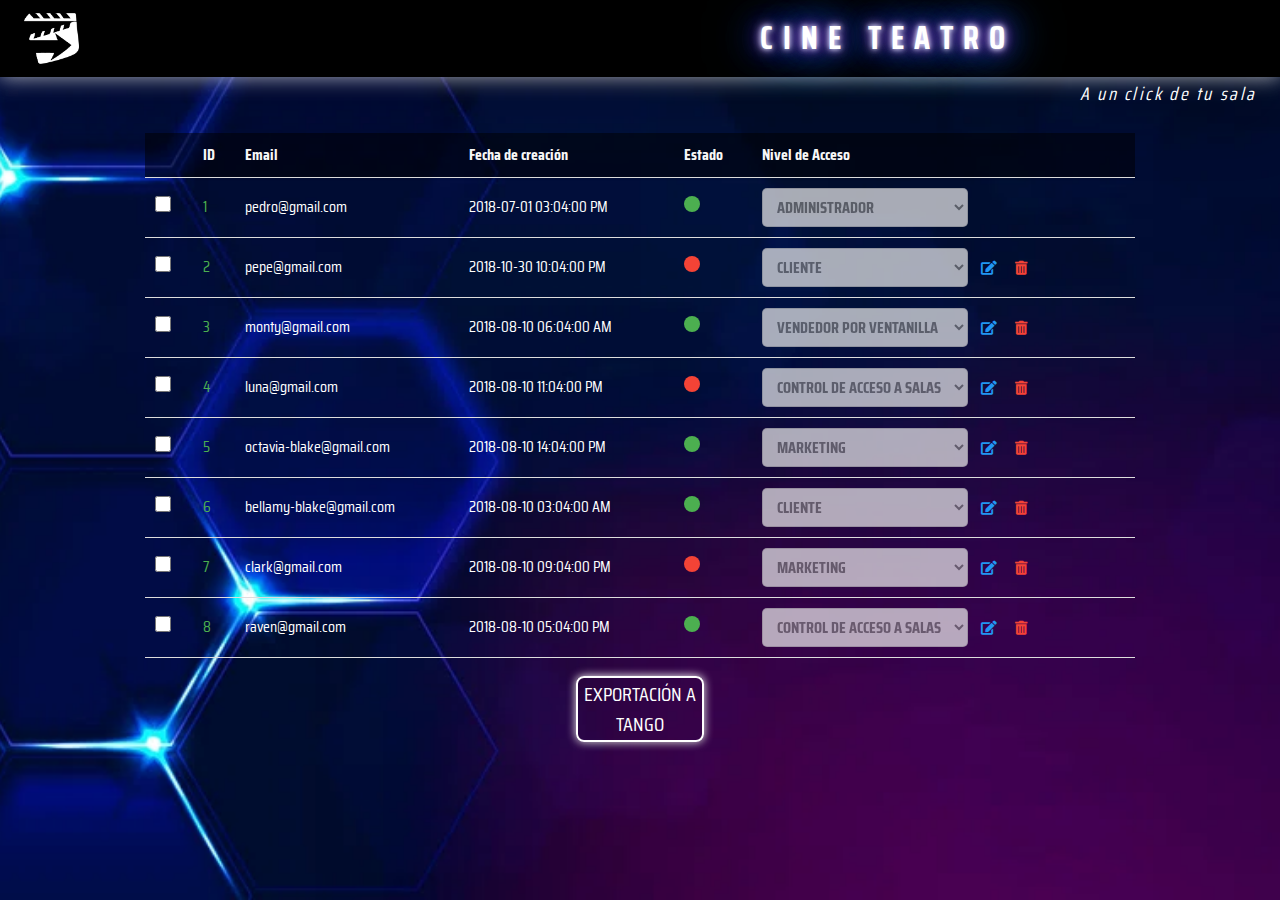
<file: administrador.html>
<!DOCTYPE html>
<html lang="es">
<head>
    <meta charset="UTF-8">
    <meta name="viewport" content="width=device-width, initial-scale=1.0">
    <title>Checkout Page</title>
    <link href="https://maxcdn.bootstrapcdn.com/bootstrap/4.5.2/css/bootstrap.min.css" rel="stylesheet">
    <link rel="stylesheet" href="https://cdnjs.cloudflare.com/ajax/libs/font-awesome/5.15.4/css/all.min.css">
    <link rel="preconnect" href="https://fonts.googleapis.com">
    <link rel="preconnect" href="https://fonts.gstatic.com/" crossorigin>
    <link href="https://fonts.googleapis.com/css2?family=Monoton&display=swap" rel="stylesheet">
    <link href="https://fonts.googleapis.com/css2?family=Cantarell:ital,wght@0,400;0,700;1,400;1,700&family=Monoton&display=swap" rel="stylesheet">
    <link href="https://fonts.googleapis.com/css2?family=Cantarell:ital,wght@0,400;0,700;1,400;1,700&family=Monoton&family=Saira+Condensed:wght@100;200;300;400;500;600;700;800;900&display=swap" rel="stylesheet">
    <link rel="stylesheet" href="administrador.css">
    <link rel="stylesheet" href="styles.css">

</head>
<body class="theme-light">
<header>
    <div class="presentation">
        <div class="logo" onclick="irALanding()">Logo</div>
        <div class="button-container">
            <button onclick="irALanding()">Administrador</button>
            <button onclick="irAMarketing()">Marketing</button>
            <button onclick="irAEmpleado()">Empleado</button>
            <button onclick="irAUsuario()">Usuario</button>
        </div>
        <h1 class="neon">Cine Teatro</h1>
    </div>
    <div class="slogan">
        <p>A un click de tu sala</p>
    </div>
    <div class="profile-buttons" id="profile-header">

    </div>
</header>

<div class="container-buy">
    <table>
        <thead>
        <tr>
            <th></th>
            <th>ID</th>
            <th>Email</th>
            <th>Fecha de creación</th>
            <th>Estado</th>
            <th>Nivel de Acceso</th>
        </tr>
        </thead>
        <tbody>
        <tr>
            <td><input type="checkbox"></td>
            <td class="id">1</td>
            <td>pedro@gmail.com</td>
            <td>2018-07-01 03:04:00 PM</td>
            <td><span class="status success"></span></td>
            <td>
                <select class="admin-progress doing" disabled>
                    <option value="ADMINISTRADOR" selected>ADMINISTRADOR</option>
                    <option value="CLIENTE" >CLIENTE</option>
                    <option value="MARKETING">MARKETING</option>
                    <option value="VENDEDOR POR VENTANILLA">VENDEDOR POR VENTANILLA</option>
                    <option value="CONTROL DE ACCESO A SALAS">CONTROL DE ACCESO A SALAS</option>
                </select>
            </td>
        </tr>
        <tr>
            <td><input type="checkbox"></td>
            <td class="id">2</td>
            <td>pepe@gmail.com</td>
            <td>2018-10-30 10:04:00 PM</td>
            <td><span class="status fail"></span></td>
            <td>
                <select class="admin-progress doing" disabled>
                    <option value="ADMINISTRADOR">ADMINISTRADOR</option>
                    <option value="CLIENTE" selected>CLIENTE</option>
                    <option value="MARKETING">MARKETING</option>
                    <option value="VENDEDOR POR VENTANILLA">VENDEDOR POR VENTANILLA</option>
                    <option value="CONTROL DE ACCESO A SALAS">CONTROL DE ACCESO A SALAS</option>
                </select>
                <button class="action-btn edit"><i class="fas fa-edit"></i></button>
                <button class="action-btn delete"><i class="fas fa-trash-alt"></i></button>
            </td>
        </tr>
        <tr>
            <td><input type="checkbox"></td>
            <td class="id">3</td>
            <td>monty@gmail.com</td>
            <td>2018-08-10 06:04:00 AM</td>
            <td><span class="status success"></span></td>
            <td>
                <select class="admin-progress doing" disabled>
                    <option value="ADMINISTRADOR">ADMINISTRADOR</option>
                    <option value="CLIENTE" >CLIENTE</option>
                    <option value="MARKETING">MARKETING</option>
                    <option value="VENDEDOR POR VENTANILLA" selected>VENDEDOR POR VENTANILLA</option>
                    <option value="CONTROL DE ACCESO A SALAS">CONTROL DE ACCESO A SALAS</option>
                </select>
                <button class="action-btn edit"><i class="fas fa-edit"></i></button>
                <button class="action-btn delete"><i class="fas fa-trash-alt"></i></button>
            </td>
        </tr>
        <tr>
            <td><input type="checkbox"></td>
            <td class="id">4</td>
            <td>luna@gmail.com</td>
            <td>2018-08-10 11:04:00 PM</td>
            <td><span class="status fail"></span></td>
            <td>
                <select class="admin-progress doing" disabled>
                    <option value="ADMINISTRADOR">ADMINISTRADOR</option>
                    <option value="CLIENTE" >CLIENTE</option>
                    <option value="MARKETING">MARKETING</option>
                    <option value="VENDEDOR POR VENTANILLA">VENDEDOR POR VENTANILLA</option>
                    <option value="CONTROL DE ACCESO A SALAS" selected>CONTROL DE ACCESO A SALAS</option>
                </select>
                <button class="action-btn edit"><i class="fas fa-edit"></i></button>
                <button class="action-btn delete"><i class="fas fa-trash-alt"></i></button>
            </td>
        </tr>
        <tr>
            <td><input type="checkbox"></td>
            <td class="id">5</td>
            <td>octavia-blake@gmail.com</td>
            <td>2018-08-10 14:04:00 PM</td>
            <td><span class="status success"></span></td>
            <td>
                <select class="admin-progress doing" disabled>
                    <option value="ADMINISTRADOR">ADMINISTRADOR</option>
                    <option value="CLIENTE" >CLIENTE</option>
                    <option value="MARKETING" selected>MARKETING</option>
                    <option value="VENDEDOR POR VENTANILLA">VENDEDOR POR VENTANILLA</option>
                    <option value="CONTROL DE ACCESO A SALAS">CONTROL DE ACCESO A SALAS</option>
                </select>
                <button class="action-btn edit"><i class="fas fa-edit"></i></button>
                <button class="action-btn delete"><i class="fas fa-trash-alt"></i></button>
            </td>
        </tr>
        <tr>
            <td><input type="checkbox"></td>
            <td class="id">6</td>
            <td>bellamy-blake@gmail.com</td>
            <td>2018-08-10 03:04:00 AM</td>
            <td><span class="status success"></span></td>
            <td>
                <select class="admin-progress doing" disabled>
                    <option value="ADMINISTRADOR">ADMINISTRADOR</option>
                    <option value="CLIENTE" selected>CLIENTE</option>
                    <option value="MARKETING">MARKETING</option>
                    <option value="VENDEDOR POR VENTANILLA">VENDEDOR POR VENTANILLA</option>
                    <option value="CONTROL DE ACCESO A SALAS">CONTROL DE ACCESO A SALAS</option>
                </select>
                <button class="action-btn edit"><i class="fas fa-edit"></i></button>
                <button class="action-btn delete"><i class="fas fa-trash-alt"></i></button>
            </td>
        </tr>
        <tr>
            <td><input type="checkbox"></td>
            <td class="id">7</td>
            <td>clark@gmail.com</td>
            <td>2018-08-10 09:04:00 PM</td>
            <td><span class="status fail"></span></td>
            <td>
                <select class="admin-progress doing" disabled>
                    <option value="ADMINISTRADOR">ADMINISTRADOR</option>
                    <option value="CLIENTE" >CLIENTE</option>
                    <option value="MARKETING" selected>MARKETING</option>
                    <option value="VENDEDOR POR VENTANILLA">VENDEDOR POR VENTANILLA</option>
                    <option value="CONTROL DE ACCESO A SALAS">CONTROL DE ACCESO A SALAS</option>
                </select>
                <button class="action-btn edit"><i class="fas fa-edit"></i></button>
                <button class="action-btn delete"><i class="fas fa-trash-alt"></i></button>
            </td>
        </tr>
        <tr>
            <td><input type="checkbox"></td>
            <td class="id">8</td>
            <td>raven@gmail.com</td>
            <td>2018-08-10 05:04:00 PM</td>
            <td><span class="status success"></span></td>
            <td>
                <select class="admin-progress doing" disabled>
                    <option value="ADMINISTRADOR">ADMINISTRADOR</option>
                    <option value="CLIENTE">CLIENTE</option>
                    <option value="MARKETING">MARKETING</option>
                    <option value="VENDEDOR POR VENTANILLA">VENDEDOR POR VENTANILLA</option>
                    <option value="CONTROL DE ACCESO A SALAS" selected>CONTROL DE ACCESO A SALAS</option>
                </select>
                <button class="action-btn edit"><i class="fas fa-edit"></i></button>
                <button class="action-btn delete"><i class="fas fa-trash-alt"></i></button>
            </td>
        </tr>
        </tbody>
    </table>
    <button class="exportacion">Exportación a Tango</button>
</div>
<script src="script.js"></script>
<script src="https://code.jquery.com/jquery-3.5.1.slim.min.js"></script>
<script src="https://cdn.jsdelivr.net/npm/@popperjs/core@2.9.2/dist/umd/popper.min.js"></script>
<script src="https://maxcdn.bootstrapcdn.com/bootstrap/4.5.2/js/bootstrap.min.js"></script>
<script>

    function irALanding() {
        window.location.href = 'administrador.html';
    }

    function irAUsuario() {
        window.location.href = 'index.html';
    }
    function irAEmpleado(){
        window.location.href = 'empleado.html';
    }

    function irAMarketing(){
        window.location.href = 'marketing.html';
    }

    document.addEventListener('DOMContentLoaded', function() {
        const logo = document.querySelector('.logo');
        const buttonContainer = document.querySelector('.button-container');

        logo.addEventListener('mouseover', function() {
            if (buttonContainer.style.display === 'flex'){
                buttonContainer.style.transform = 'translateX(-50%) translateY(-20px)';
                buttonContainer.style.opacity = '0';
                setTimeout(() => {
                    buttonContainer.style.display = 'none';
                }, 300); // match the transition duration
            } else {
                buttonContainer.style.display = 'flex';
                buttonContainer.style.transform = 'translateX(-50%) translateY(0)';
                buttonContainer.style.opacity = '1';
            }
        });
    });

    document.querySelectorAll('.action-btn.edit').forEach(button => {
        button.addEventListener('click', function() {
            const selectElement = this.previousElementSibling;
            selectElement.disabled = !selectElement.disabled;
        });
    });
    document.querySelectorAll('.action-btn.delete').forEach(button => {
        button.addEventListener('click', function() {
            const row = this.closest('tr');
            row.remove();
        });
    });
</script>
</body>
</html>
</file>
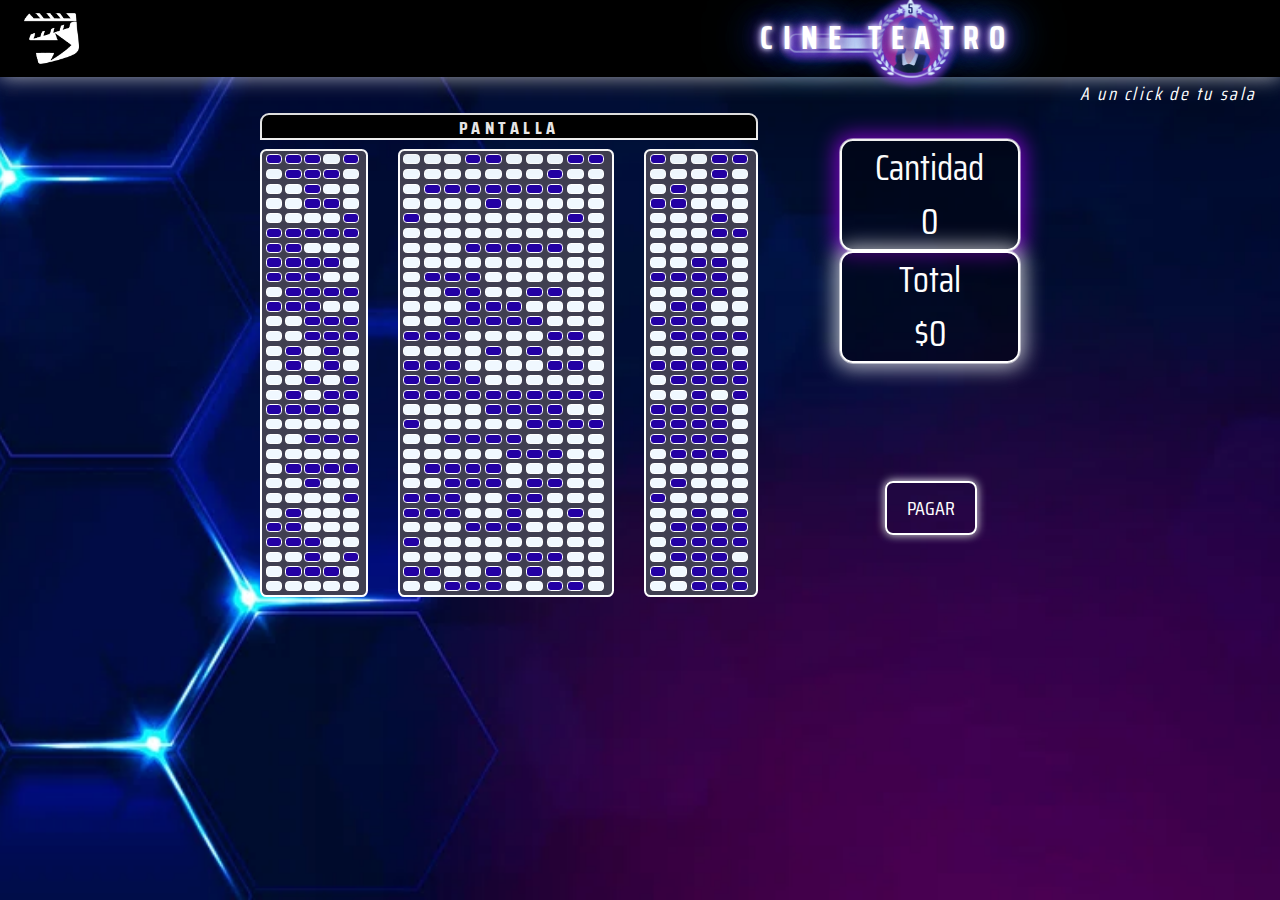
<file: asientos.html>
<!DOCTYPE html>
<html lang="es">
<head>
    <meta charset="UTF-8">
    <meta name="viewport" content="width=device-width, initial-scale=1.0">
    <title>Compra Page</title>
    <link href="https://maxcdn.bootstrapcdn.com/bootstrap/4.5.2/css/bootstrap.min.css" rel="stylesheet">
    <link rel="preconnect" href="https://fonts.googleapis.com">
    <link rel="preconnect" href="https://fonts.gstatic.com/" crossorigin>
    <link href="https://fonts.googleapis.com/css2?family=Monoton&display=swap" rel="stylesheet">
    <link href="https://fonts.googleapis.com/css2?family=Cantarell:ital,wght@0,400;0,700;1,400;1,700&family=Monoton&display=swap" rel="stylesheet">
    <link href="https://fonts.googleapis.com/css2?family=Cantarell:ital,wght@0,400;0,700;1,400;1,700&family=Monoton&family=Saira+Condensed:wght@100;200;300;400;500;600;700;800;900&display=swap" rel="stylesheet">
    <link rel="stylesheet" href="asientos.css">
    <link rel="stylesheet" href="styles.css">

</head>
<body class="theme-light">
<header>
    <div class="presentation">
        <div class="logo" onclick="irALanding()">Logo</div>
        <div class="button-container">
            <button>Administrador</button>
            <button>Marketing</button>
            <button>Empleado</button>
            <button>Usuario</button>
        </div>
        <h1 class="neon">Cine Teatro</h1>
    </div>
    <div class="slogan">
        <p>A un click de tu sala</p>
    </div>
    <div class="profile-buttons" id="profile-header">
        <div class="avatar-container">
            <div class="progress-bar-container">
                <div class="progress-fill"></div>
            </div>
            <div class="avatar"></div>
            <div class="avatar-level"></div>
        </div>
    </div>
</header>

<div class="container-buy">
    <div class="compra-subcontainer">
        <div class="plan">
            <div class="screen">PANTALLA</div>
            <div class="grid-container">
                <div class="grid" id="grid1"></div>
                <div class="grid" id="grid2"></div>
                <div class="grid" id="grid3"></div>
            </div>
        </div>
        <div class="ticket-container">
            <div id="ticket-count">
                <div class="entradas-container">
                    <span>Cantidad</span>
                    <span id="value">0</span>
                </div>
                <div class="total-container">
                    <span>Total</span>
                    <span id="money">$0</span>
                </div>
            </div>
            <button class="signin-btn" style="margin-left: 6vw;" onclick="checkout()">PAGAR</button>
        </div>
    </div>
</div>
<!--<div class="theme-switch">-->
<!--    <label for="themeToggle">Dark Mode</label>-->
<!--    <input type="checkbox" id="themeToggle">-->
<!--</div>-->
<script src="script.js"></script>
<script src="https://code.jquery.com/jquery-3.5.1.slim.min.js"></script>
<script src="https://cdn.jsdelivr.net/npm/@popperjs/core@2.9.2/dist/umd/popper.min.js"></script>
<script src="https://maxcdn.bootstrapcdn.com/bootstrap/4.5.2/js/bootstrap.min.js"></script>
<script>

    function irALanding() {
        window.location.href = 'index.html';
    }

    function checkout() {
        window.location.href = 'checkout.html';
    }

    function irAProfile() {
        window.location.href = 'profile.html';
    }

</script>
</body>
</html>
</file>
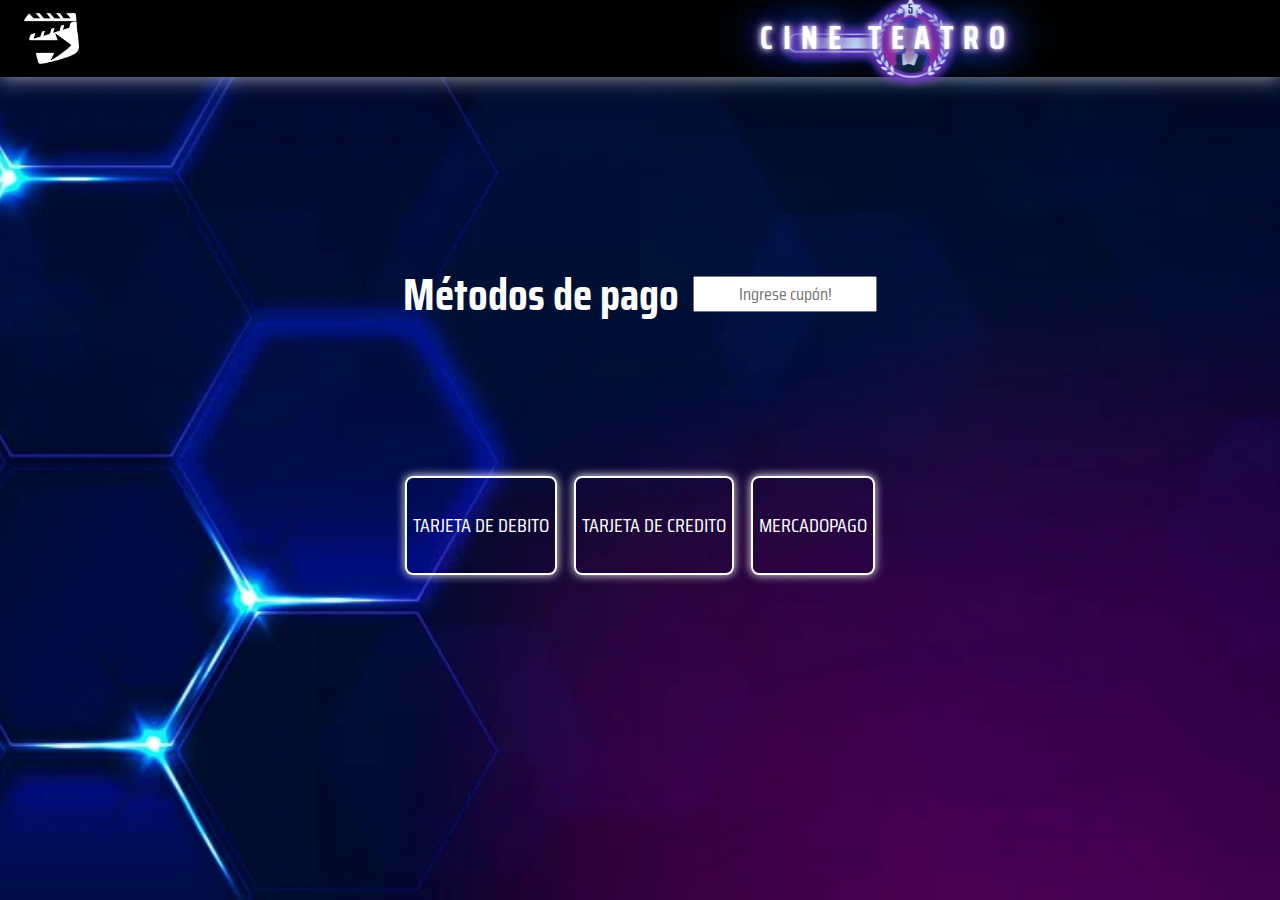
<file: checkout.html>
<!DOCTYPE html>
<html lang="es">
<head>
    <meta charset="UTF-8">
    <meta name="viewport" content="width=device-width, initial-scale=1.0">
    <title>Checkout Page</title>
    <link href="https://maxcdn.bootstrapcdn.com/bootstrap/4.5.2/css/bootstrap.min.css" rel="stylesheet">
    <link rel="preconnect" href="https://fonts.googleapis.com">
    <link rel="preconnect" href="https://fonts.gstatic.com/" crossorigin>
    <link href="https://fonts.googleapis.com/css2?family=Monoton&display=swap" rel="stylesheet">
    <link href="https://fonts.googleapis.com/css2?family=Cantarell:ital,wght@0,400;0,700;1,400;1,700&family=Monoton&display=swap" rel="stylesheet">
    <link href="https://fonts.googleapis.com/css2?family=Cantarell:ital,wght@0,400;0,700;1,400;1,700&family=Monoton&family=Saira+Condensed:wght@100;200;300;400;500;600;700;800;900&display=swap" rel="stylesheet">
    <link rel="stylesheet" href="checkout.css">
    <link rel="stylesheet" href="styles.css">

</head>
<body class="theme-light">
<header>
    <div class="presentation">
        <div class="logo" onclick="irALanding()">Logo</div>
        <div class="button-container">
            <button>Administrador</button>
            <button>Marketing</button>
            <button>Empleado</button>
            <button>Usuario</button>
        </div>
        <h1 class="neon">Cine Teatro</h1>
    </div>
    <div class="profile-buttons" id="profile-header">
        <div class="avatar-container">
            <div class="progress-bar-container">
                <div class="progress-fill"></div>
            </div>
            <div class="avatar"></div>
            <div class="avatar-level"></div>
        </div>
    </div>
</header>

<div class="container-buy">
    <div class="checkout-compra-subcontainer">
        <div class="checkout-row">
            <div class="checkout-title">Métodos de pago</div>
            <input placeholder="Ingrese cupón!">
        </div>
        <div class="checkout-row">
            <button class="signin-btn">TARJETA DE DEBITO</button>
            <button class="signin-btn">TARJETA DE CREDITO</button>
            <button class="signin-btn" onclick="irAMercadopago()">MERCADOPAGO</button>
        </div>
    </div>
</div>
<script src="script.js"></script>
<script src="https://code.jquery.com/jquery-3.5.1.slim.min.js"></script>
<script src="https://cdn.jsdelivr.net/npm/@popperjs/core@2.9.2/dist/umd/popper.min.js"></script>
<script src="https://maxcdn.bootstrapcdn.com/bootstrap/4.5.2/js/bootstrap.min.js"></script>
<script>

    function irALanding() {
        window.location.href = 'index.html';
    }

    function irAMercadopago() {
        window.location.href = 'mercadopago.html';
    }

</script>
</body>
</html>
</file>
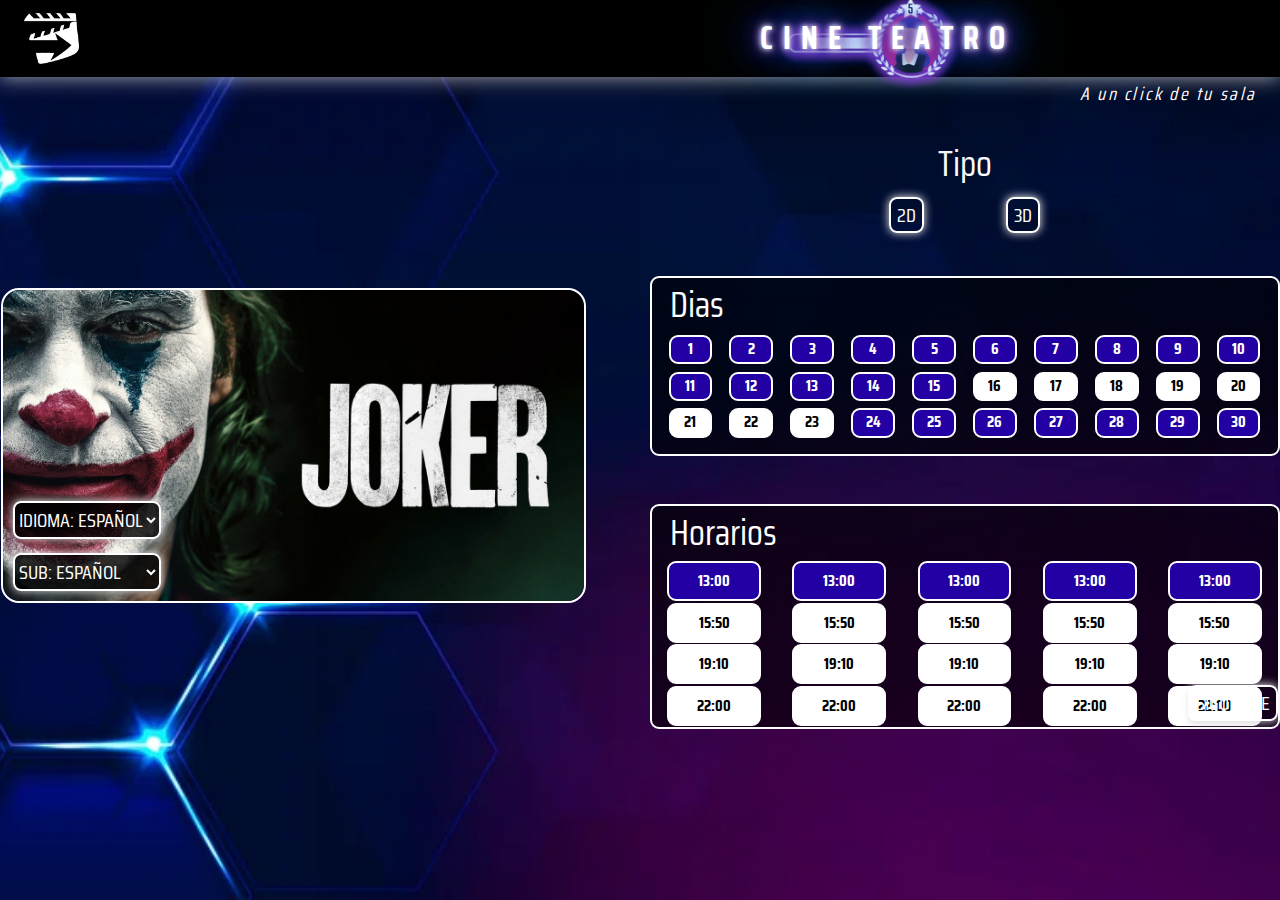
<file: compra.html>
<!DOCTYPE html>
<html lang="es">
<head>
    <meta charset="UTF-8">
    <meta name="viewport" content="width=device-width, initial-scale=1.0">
    <title>Compra Page</title>
    <link href="https://maxcdn.bootstrapcdn.com/bootstrap/4.5.2/css/bootstrap.min.css" rel="stylesheet">
    <link rel="preconnect" href="https://fonts.googleapis.com">
    <link rel="preconnect" href="https://fonts.gstatic.com/" crossorigin>
    <link href="https://fonts.googleapis.com/css2?family=Monoton&display=swap" rel="stylesheet">
    <link href="https://fonts.googleapis.com/css2?family=Cantarell:ital,wght@0,400;0,700;1,400;1,700&family=Monoton&display=swap" rel="stylesheet">
    <link href="https://fonts.googleapis.com/css2?family=Cantarell:ital,wght@0,400;0,700;1,400;1,700&family=Monoton&family=Saira+Condensed:wght@100;200;300;400;500;600;700;800;900&display=swap" rel="stylesheet">
    <link rel="stylesheet" href="styles.css">
</head>
<body class="theme-light">
<header>
    <div class="presentation">
        <div class="logo" onclick="irALanding()">Logo</div>
        <div class="button-container">
            <button>Administrador</button>
            <button>Marketing</button>
            <button>Empleado</button>
            <button>Usuario</button>
        </div>
        <h1 class="neon">Cine Teatro</h1>
    </div>
    <div class="slogan">
        <p>A un click de tu sala</p>
    </div>
    <div class="profile-buttons" id="profile-header">
        <div class="avatar-container">
            <div class="progress-bar-container">
                <div class="progress-fill"></div>
            </div>
            <div class="avatar"></div>
            <div class="avatar-level"></div>
        </div>
    </div>
</header>

<div class="container-buy">
    <div class="row justify-content-center compra-subcontainer">
        <div class="buy-preview-container">
            <div class="buy-preview"></div>
            <div class="position-absolute sub-language-container">
                <select class="admin-progress doing signin-btn selector">
                    <option value="Español">Idioma: Español</option>
                    <option value="Inglés">Idioma: Inglés</option>
                    <option value="Francés">Idioma: Francés</option>
                    <option value="Alemán">Idioma: Alemán</option>
                </select>
                <select class="admin-progress doing signin-btn selector">
                    <option value="Español">Sub: Español</option>
                    <option value="Inglés">Sub: Inglés</option>
                    <option value="Francés">Sub: Francés</option>
                    <option value="Sin Sub">Sin Sub</option>
                </select>
            </div>
        </div>
        <div class="selections-container">
            <div class="tipo-container">
                <div class="tipo-text">Tipo</div>
                <div class="tipo-subcontainer">
                    <button class="signin-btn">2D</button>
                    <button class="signin-btn">3D</button>
                </div>
            </div>
            <div class="dias-container">
                <div class="dias-text">Dias</div>
                <div class="dias-habiles-container">
                    <div class="fila-dias">
                        <div class="day-empty" onclick="selectCell()">1</div>
                        <div class="day-empty" onclick="selectCell()">2</div>
                        <div class="day-empty" onclick="selectCell()">3</div>
                        <div class="day-empty" onclick="selectCell()">4</div>
                        <div class="day-empty" onclick="selectCell()">5</div>
                        <div class="day-empty" onclick="selectCell()">6</div>
                        <div class="day-empty" onclick="selectCell()">7</div>
                        <div class="day-empty" onclick="selectCell()">8</div>
                        <div class="day-empty" onclick="selectCell()">9</div>
                        <div class="day-empty" onclick="selectCell()">10</div>
                    </div>
                    <div class="fila-dias">
                        <div class="day-empty" onclick="selectCell()">11</div>
                        <div class="day-empty" onclick="selectCell()">12</div>
                        <div class="day-empty" onclick="selectCell()">13</div>
                        <div class="day-empty" onclick="selectCell()">14</div>
                        <div class="day-empty" onclick="selectCell()">15</div>
                        <div class="day-light" onclick="selectCell()">16</div>
                        <div class="day-light" onclick="selectCell()">17</div>
                        <div class="day-light" onclick="selectCell()">18</div>
                        <div class="day-light" onclick="selectCell()">19</div>
                        <div class="day-light" onclick="selectCell()">20</div>
                    </div>
                    <div class="fila-dias">
                        <div class="day-light" onclick="selectCell()">21</div>
                        <div class="day-light" onclick="selectCell()">22</div>
                        <div class="day-light" onclick="selectCell()">23</div>
                        <div class="day-empty" onclick="selectCell()">24</div>
                        <div class="day-empty" onclick="selectCell()">25</div>
                        <div class="day-empty" onclick="selectCell()">26</div>
                        <div class="day-empty" onclick="selectCell()">27</div>
                        <div class="day-empty" onclick="selectCell()">28</div>
                        <div class="day-empty" onclick="selectCell()">29</div>
                        <div class="day-empty" onclick="selectCell()">30</div>
                    </div>
                </div>
            </div>
            <div class="horarios-container">
                <div class="horarios-text">Horarios</div>
                <div class="selector-horarios-container">
                    <div class="fila-horarios">
                        <div class="horario-azul" onclick="selectCell()">13:00</div>
                        <div class="horario-azul" onclick="selectCell()">13:00</div>
                        <div class="horario-azul" onclick="selectCell()">13:00</div>
                        <div class="horario-azul" onclick="selectCell()">13:00</div>
                        <div class="horario-azul" onclick="selectCell()">13:00</div>
                    </div>
                    <div class="fila-horarios">
                        <div class="horario-light" onclick="selectCell()">15:50</div>
                        <div class="horario-light" onclick="selectCell()">15:50</div>
                        <div class="horario-light" onclick="selectCell()">15:50</div>
                        <div class="horario-light" onclick="selectCell()">15:50</div>
                        <div class="horario-light" onclick="selectCell()">15:50</div>
                    </div>
                    <div class="fila-horarios">
                        <div class="horario-light" onclick="selectCell()">19:10</div>
                        <div class="horario-light" onclick="selectCell()">19:10</div>
                        <div class="horario-light" onclick="selectCell()">19:10</div>
                        <div class="horario-light" onclick="selectCell()">19:10</div>
                        <div class="horario-light" onclick="selectCell()">19:10</div>
                    </div>
                    <div class="fila-horarios">
                        <div class="horario-light" onclick="selectCell()">22:00</div>
                        <div class="horario-light" onclick="selectCell()">22:00</div>
                        <div class="horario-light" onclick="selectCell()">22:00</div>
                        <div class="horario-light" onclick="selectCell()">22:00</div>
                        <div class="horario-light" onclick="selectCell()">22:00</div>
                    </div>
                </div>
                <button class="signin-btn btn-siguiente" onclick="irAAsientos()">SIGUIENTE</button>
            </div>
        </div>
        </div>
</div>
<script src="https://code.jquery.com/jquery-3.5.1.slim.min.js"></script>
<script src="https://cdn.jsdelivr.net/npm/@popperjs/core@2.9.2/dist/umd/popper.min.js"></script>
<script src="https://maxcdn.bootstrapcdn.com/bootstrap/4.5.2/js/bootstrap.min.js"></script>
<script>

    function irALanding() {
        window.location.href = 'index.html';
    }

    function selectCell() {
        event.currentTarget.classList.add("selected-button")
    }

    function irAAsientos() {
        window.location.href = 'asientos.html';
    }


</script>
</body>
</html>
</file>
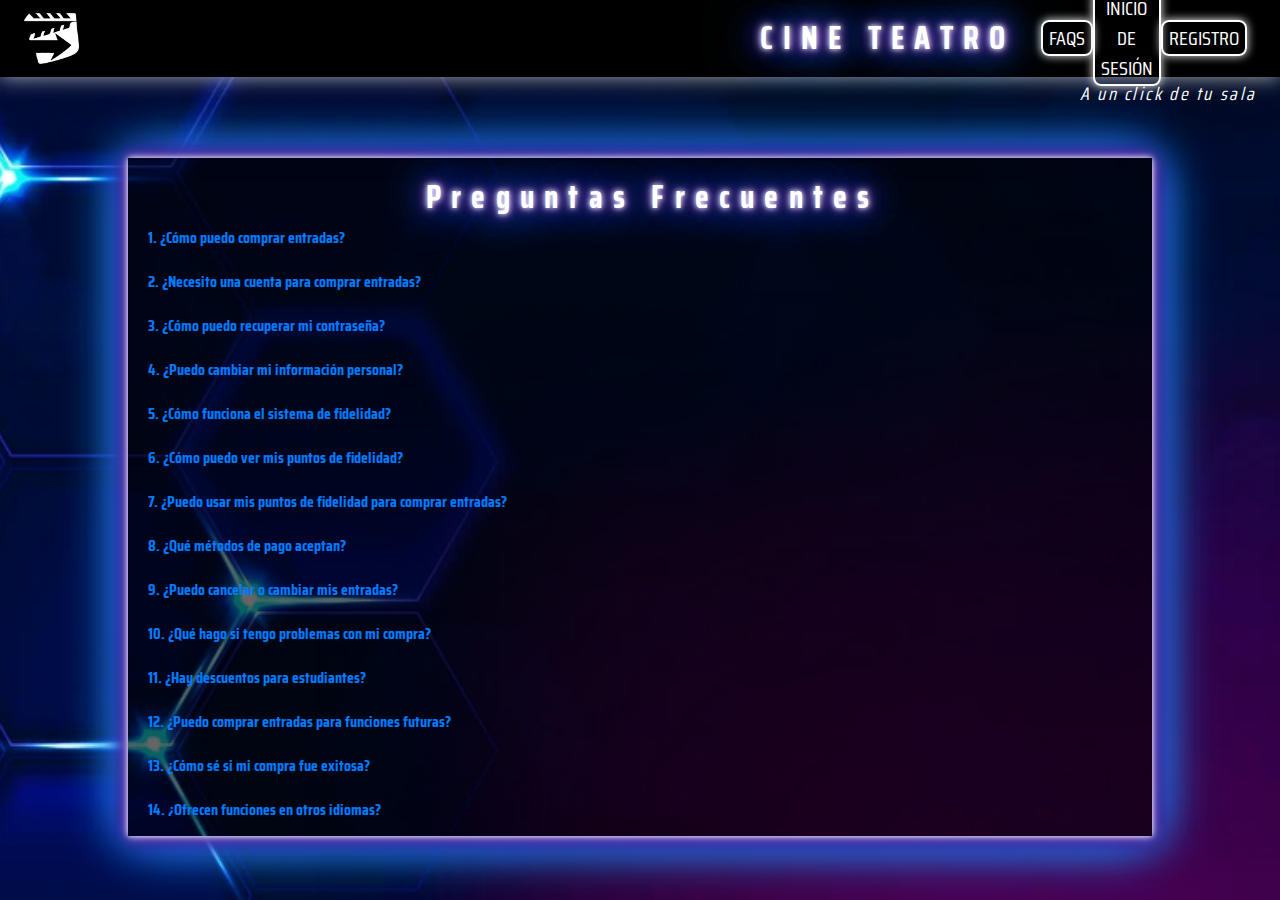
<file: faqs.html>
<!DOCTYPE html>
<html lang="es">
<head>
    <meta charset="UTF-8">
    <meta name="viewport" content="width=device-width, initial-scale=1.0">
    <title>FAQs Page</title>
    <link href="https://maxcdn.bootstrapcdn.com/bootstrap/4.5.2/css/bootstrap.min.css" rel="stylesheet">
    <link rel="preconnect" href="https://fonts.googleapis.com">
    <link rel="preconnect" href="https://fonts.gstatic.com/" crossorigin>
    <link href="https://fonts.googleapis.com/css2?family=Monoton&display=swap" rel="stylesheet">
    <link href="https://fonts.googleapis.com/css2?family=Cantarell:ital,wght@0,400;0,700;1,400;1,700&family=Monoton&display=swap" rel="stylesheet">
    <link href="https://fonts.googleapis.com/css2?family=Cantarell:ital,wght@0,400;0,700;1,400;1,700&family=Monoton&family=Saira+Condensed:wght@100;200;300;400;500;600;700;800;900&display=swap" rel="stylesheet">
    <link rel="stylesheet" href="faqs.css">
    <link rel="stylesheet" href="styles.css">
    <link rel="stylesheet" href="https://cdnjs.cloudflare.com/ajax/libs/font-awesome/5.15.4/css/all.min.css">
</head>
<body class="theme-light">
<header>
    <div class="presentation">
        <div class="logo" onclick="irALanding()">Logo</div>
        <h1 class="neon">CINE TEATRO</h1>
    </div>
    <div class="slogan">
        <p>A un click de tu sala</p>
    </div>
    <div class="buttons" id="buttons-header">
        <button class="signin-btn">FAQs</button>
        <button class="signin-btn" data-toggle="modal" data-target="#loginModal">INICIO DE SESIÓN</button>
        <button class="signin-btn" data-toggle="modal" data-target="#registerModal">REGISTRO</button>
    </div>
    <div class="profile-buttons" id="profile-header" style="display: none">
        <button class="signin-btn" onclick="irAHistorias()">HISTORIAS</button>
        <div class="avatar-container" onclick="irAProfile()"></div>
    </div>
</header>

<div class="container faqs">
    <h1>Preguntas Frecuentes</h1>
    <div class="faq-list">
        <div class="faq-section">
            <div class="faq-question" onclick="toggleAnswer(1)">1. ¿Cómo puedo comprar entradas?</div>
            <div class="faq-answer" id="faq1">Para comprar entradas, simplemente selecciona la película y el horario que prefieras, y sigue las instrucciones para realizar el pago.</div>
        </div>

        <div class="faq-section">
            <div class="faq-question" onclick="toggleAnswer(2)">2. ¿Necesito una cuenta para comprar entradas?</div>
            <div class="faq-answer" id="faq2">No necesitas una cuenta para comprar entradas, pero crear una cuenta te permite progresar en nuestro sistema de fidelidad y obtener descuentos.</div>
        </div>

        <div class="faq-section">
            <div class="faq-question" onclick="toggleAnswer(3)">3. ¿Cómo puedo recuperar mi contraseña?</div>
            <div class="faq-answer" id="faq3">Puedes recuperar tu contraseña haciendo clic en "¿Olvidaste tu contraseña?" en la página de inicio de sesión y siguiendo las instrucciones.</div>
        </div>

        <div class="faq-section">
            <div class="faq-question" onclick="toggleAnswer(4)">4. ¿Puedo cambiar mi información personal?</div>
            <div class="faq-answer" id="faq4">Sí, puedes cambiar tu información personal desde la sección "Mi Perfil" una vez que hayas iniciado sesión.</div>
        </div>

        <div class="faq-section">
            <div class="faq-question" onclick="toggleAnswer(5)">5. ¿Cómo funciona el sistema de fidelidad?</div>
            <div class="faq-answer" id="faq5">El sistema de fidelidad te permite acumular puntos por cada compra y actividad en nuestra web, los cuales puedes canjear por descuentos y premios.</div>
        </div>

        <div class="faq-section">
            <div class="faq-question" onclick="toggleAnswer(6)">6. ¿Cómo puedo ver mis puntos de fidelidad?</div>
            <div class="faq-answer" id="faq6">Puedes ver tus puntos de fidelidad en la sección "Mi Perfil" dentro de tu cuenta.</div>
        </div>

        <div class="faq-section">
            <div class="faq-question" onclick="toggleAnswer(7)">7. ¿Puedo usar mis puntos de fidelidad para comprar entradas?</div>
            <div class="faq-answer" id="faq7">Sí, puedes canjear tus puntos de fidelidad por descuentos en la compra de entradas.</div>
        </div>

        <div class="faq-section">
            <div class="faq-question" onclick="toggleAnswer(8)">8. ¿Qué métodos de pago aceptan?</div>
            <div class="faq-answer" id="faq8">Aceptamos tarjetas de crédito, débito y pagos a través de PayPal.</div>
        </div>

        <div class="faq-section">
            <div class="faq-question" onclick="toggleAnswer(9)">9. ¿Puedo cancelar o cambiar mis entradas?</div>
            <div class="faq-answer" id="faq9">Sí, puedes cancelar o cambiar tus entradas hasta 24 horas antes de la función programada.</div>
        </div>

        <div class="faq-section">
            <div class="faq-question" onclick="toggleAnswer(10)">10. ¿Qué hago si tengo problemas con mi compra?</div>
            <div class="faq-answer" id="faq10">Si tienes problemas con tu compra, contacta a nuestro servicio de atención al cliente a través de la sección "Contacto" en nuestra web.</div>
        </div>

        <div class="faq-section">
            <div class="faq-question" onclick="toggleAnswer(11)">11. ¿Hay descuentos para estudiantes?</div>
            <div class="faq-answer" id="faq11">Sí, ofrecemos descuentos para estudiantes. Deberás presentar una identificación válida en la taquilla al recoger tus entradas.</div>
        </div>

        <div class="faq-section">
            <div class="faq-question" onclick="toggleAnswer(12)">12. ¿Puedo comprar entradas para funciones futuras?</div>
            <div class="faq-answer" id="faq12">Sí, puedes comprar entradas para funciones futuras, generalmente disponibles con un mes de anticipación.</div>
        </div>

        <div class="faq-section">
            <div class="faq-question" onclick="toggleAnswer(13)">13. ¿Cómo sé si mi compra fue exitosa?</div>
            <div class="faq-answer" id="faq13">Recibirás un correo electrónico de confirmación con los detalles de tu compra. También puedes verificar el estado de tu compra en la sección "Mis Compras" dentro de tu cuenta.</div>
        </div>

        <div class="faq-section">
            <div class="faq-question" onclick="toggleAnswer(14)">14. ¿Ofrecen funciones en otros idiomas?</div>
            <div class="faq-answer" id="faq14">Sí, ofrecemos funciones en varios idiomas. Consulta la cartelera para ver las opciones disponibles.</div>
        </div>

        <div class="faq-section">
            <div class="faq-question" onclick="toggleAnswer(15)">15. ¿Cómo puedo suscribirme al boletín informativo?</div>
            <div class="faq-answer" id="faq15">Puedes suscribirte a nuestro boletín informativo ingresando tu correo electrónico en el formulario de suscripción en nuestra página de inicio.</div>
        </div>

        <div class="faq-section">
            <div class="faq-question" onclick="toggleAnswer(16)">16. ¿Qué beneficios tengo al suscribirme al boletín informativo?</div>
            <div class="faq-answer" id="faq16">Al suscribirte a nuestro boletín informativo, recibirás noticias sobre estrenos, promociones exclusivas y descuentos especiales.</div>
        </div>

        <div class="faq-section">
            <div class="faq-question" onclick="toggleAnswer(17)">17. ¿Puedo reservar asientos específicos?</div>
            <div class="faq-answer" id="faq17">Sí, puedes seleccionar asientos específicos al momento de comprar tus entradas en nuestra web.</div>
        </div>

        <div class="faq-section">
            <div class="faq-question" onclick="toggleAnswer(18)">18. ¿Cómo puedo darme de baja del sistema de fidelidad?</div>
            <div class="faq-answer" id="faq18">Para darte de baja del sistema de fidelidad, por favor contacta a nuestro servicio de atención al cliente y ellos te asistirán en el proceso.</div>
        </div>

        <div class="faq-section">
            <div class="faq-question" onclick="toggleAnswer(19)">19. ¿Puedo transferir mis puntos de fidelidad a otra cuenta?</div>
            <div class="faq-answer" id="faq19">No, los puntos de fidelidad no son transferibles y solo pueden ser utilizados por la cuenta que los ha acumulado.</div>
        </div>

        <div class="faq-section">
            <div class="faq-question" onclick="toggleAnswer(20)">20. ¿Cómo puedo contactar al servicio de atención al cliente?</div>
            <div class="faq-answer" id="faq20">Puedes contactar al servicio de atención al cliente a través de la sección "Contacto" en nuestra web o llamando al número de teléfono proporcionado allí.</div>
        </div>
    </div>
</div>

<script src="script.js"></script>
<script src="https://code.jquery.com/jquery-3.5.1.slim.min.js"></script>
<script src="https://cdn.jsdelivr.net/npm/@popperjs/core@2.5.4/dist/umd/popper.min.js"></script>
<script src="https://stackpath.bootstrapcdn.com/bootstrap/4.5.2/js/bootstrap.min.js"></script>

<script>

    function irAHistorias(){
        window.location.href = 'hisotrias.html';
    }

    function toggleAnswer(faqId) {
        var answer = document.getElementById('faq' + faqId);
        if (answer.style.display === 'none' || answer.style.display === '') {
            answer.style.display = 'block';
        } else {
            answer.style.display = 'none';
        }
    }

    function irALanding() {
        window.location.href = 'index.html';
    }

    function irAProfile() {
        window.location.href = 'profile.html';
    }

</script>
</body>
</html>
</file>
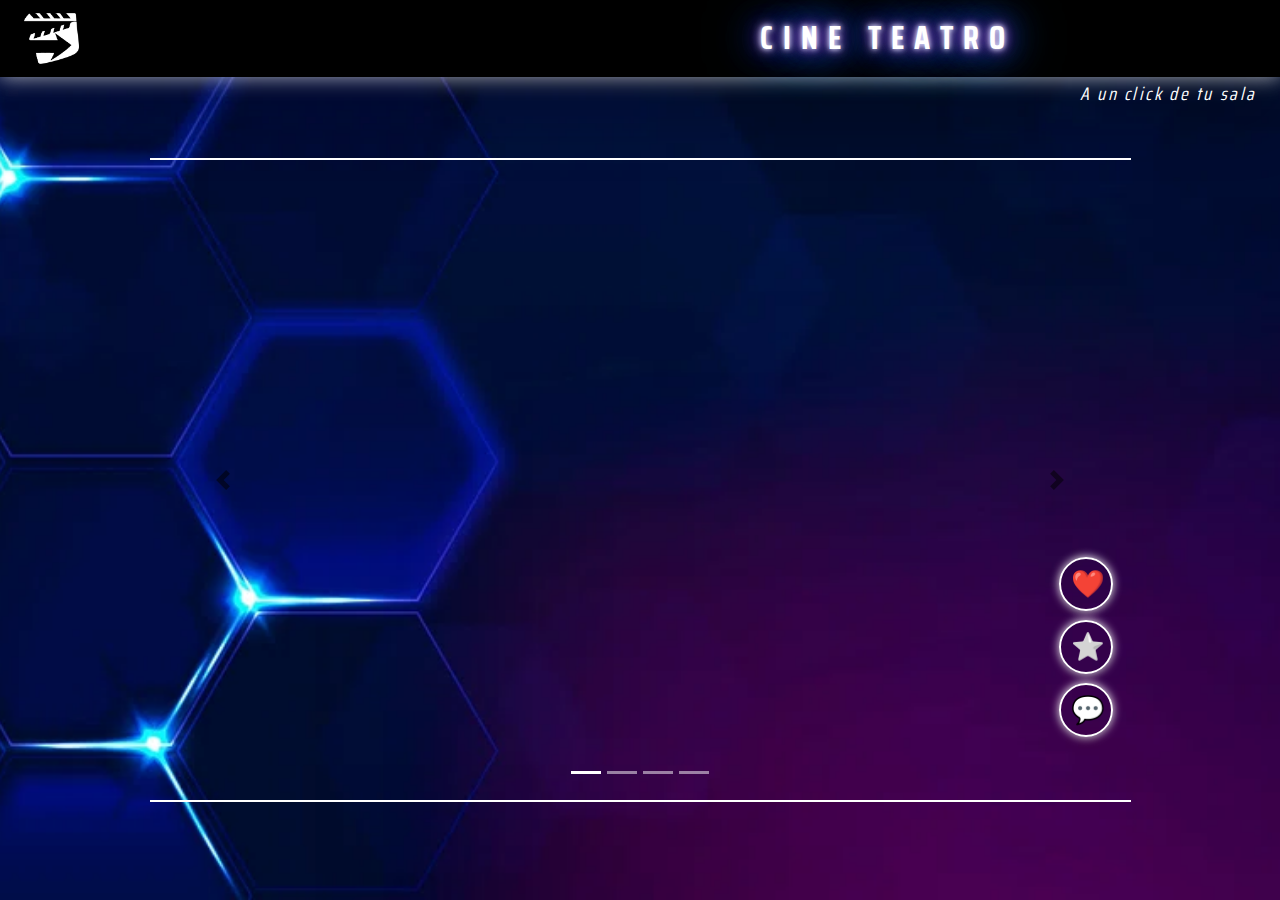
<file: historias.html>
<!DOCTYPE html>
<html lang="es">
<head>
    <meta charset="UTF-8">
    <meta name="viewport" content="width=device-width, initial-scale=1.0">
    <title>Checkout Page</title>
    <link rel="stylesheet" href="https://stackpath.bootstrapcdn.com/bootstrap/4.5.2/css/bootstrap.min.css">
    <link rel="preconnect" href="https://fonts.googleapis.com">
    <link rel="preconnect" href="https://fonts.gstatic.com/" crossorigin>
    <link href="https://fonts.googleapis.com/css2?family=Monoton&display=swap" rel="stylesheet">
    <link href="https://fonts.googleapis.com/css2?family=Cantarell:ital,wght@0,400;0,700;1,400;1,700&family=Monoton&display=swap" rel="stylesheet">
    <link href="https://fonts.googleapis.com/css2?family=Cantarell:ital,wght@0,400;0,700;1,400;1,700&family=Monoton&family=Saira+Condensed:wght@100;200;300;400;500;600;700;800;900&display=swap" rel="stylesheet">
    <link rel="stylesheet" href="historias.css">
    <link rel="stylesheet" href="styles.css">

</head>
<body class="theme-light">
<header>
    <div class="presentation">
        <div class="logo" onclick="irALanding()">Logo</div>
        <div class="button-container">
            <button>Administrador</button>
            <button>Marketing</button>
            <button>Empleado</button>
            <button>Usuario</button>
        </div>
        <h1 class="neon">Cine Teatro</h1>
    </div>
    <div class="slogan">
        <p>A un click de tu sala</p>
    </div>
    <div class="profile-buttons" id="profile-header">

    </div>
</header>

<div class="container">
    <div class="row justify-content-center">
        <div class="col-md-18 carousel-actions-container carousel historias-container historias-carousel" id="carousel">
            <div id="carouselExampleIndicators" class="carousel slide historia" data-ride="carousel">
                <ol class="carousel-indicators">
                    <li data-target="#carouselExampleIndicators" data-slide-to="0" class="active"></li>
                    <li data-target="#carouselExampleIndicators" data-slide-to="1"></li>
                    <li data-target="#carouselExampleIndicators" data-slide-to="2"></li>
                    <li data-target="#carouselExampleIndicators" data-slide-to="3"></li>
                </ol>
                <div class="carousel-inner rounded mx-auto">
                    <div class="carousel-item active">
                        <iframe width="992" height="640" src="https://www.youtube.com/embed/xtAL2x58hns?si=NDNdhE53V5V1uQ41&autoplay=1&mute=1&controls=0&modestbranding=1&disablekb=1&rel=0&showinfo=0&iv_load_policy=3&showinfo=0&controls=0&autohid=1" title="YouTube video player" frameborder="0" allow="accelerometer; autoplay; clipboard-write; encrypted-media; gyroscope; picture-in-picture" referrerpolicy="strict-origin-when-cross-origin" allowfullscreen></iframe>
                    </div>
                    <div class="carousel-item">
                        <iframe width="992" height="640" src="https://www.youtube.com/embed/BcDK7lkzzsU?si=NDNdhE53V5V1uQ41&autoplay=1&mute=1&controls=0&modestbranding=1&disablekb=1&rel=0&showinfo=0&iv_load_policy=3&showinfo=0&controls=0&autohid=1" title="YouTube video player" frameborder="0" allow="accelerometer; autoplay; clipboard-write; encrypted-media; gyroscope; picture-in-picture" referrerpolicy="strict-origin-when-cross-origin" allowfullscreen></iframe>
                    </div>
                    <div class="carousel-item">
                        <iframe width="992" height="640" src="https://www.youtube.com/embed/XNTEjJm4WXg?si=NDNdhE53V5V1uQ41&autoplay=1&mute=1&controls=0&modestbranding=1&disablekb=1&rel=0&showinfo=0&iv_load_policy=3&showinfo=0&controls=0&autohid=1" title="YouTube video player" frameborder="0" allow="accelerometer; autoplay; clipboard-write; encrypted-media; gyroscope; picture-in-picture" referrerpolicy="strict-origin-when-cross-origin" allowfullscreen></iframe>
                    </div>
                    <div class="carousel-item">
                        <iframe width="992" height="640" src="https://www.youtube.com/embed/8XoNfrgrAGM?si=NDNdhE53V5V1uQ41&autoplay=1&mute=1&controls=0&modestbranding=1&disablekb=1&rel=0&showinfo=0&iv_load_policy=3&showinfo=0&controls=0&autohid=1" title="YouTube video player" frameborder="0" allow="accelerometer; autoplay; clipboard-write; encrypted-media; gyroscope; picture-in-picture" referrerpolicy="strict-origin-when-cross-origin" allowfullscreen></iframe>
                    </div>
                </div>
                <a class="carousel-control-prev" href="#carouselExampleIndicators" role="button" data-slide="prev">
                    <span class="carousel-control-prev-icon" aria-hidden="true"></span>
                    <span class="sr-only">Previous</span>
                </a>
                <a class="carousel-control-next" href="#carouselExampleIndicators" role="button" data-slide="next">
                    <span class="carousel-control-next-icon" aria-hidden="true"></span>
                    <span class="sr-only">Next</span>
                </a>
            </div>
            <div class="actions-container">
                <ul class="g-wrap reels-button">
                    <li></li>
                    <li></li>
                    <li></li>
                    <li></li>
                    <li></li>
                    <li></li>
                    <li></li>
                    <li></li>
                    <li></li>
                    <li></li>
                    <li></li>
                    <li></li>
                    <li></li>
                    <li></li>
                    <li></li>
                    <li></li>
                    <li></li>
                    <li></li>
                    <li></li>
                    <li></li>
                    <li></li>
                    <li></li>
                    <li></li>
                    <li></li>
                    <li></li>
                    <li></li>
                    <li></li>
                    <li></li>
                    <li></li>
                    <li></li>
                    <li></li>
                    <li></li>
                    <li></li>
                    <li></li>
                    <li></li>
                    <li></li>
                    <li></li>
                    <li></li>
                    <li></li>
                    <li></li>
                    <li></li>
                    <li></li>
                    <li></li>
                    <li></li>
                    <li></li>
                    <li></li>
                    <li></li>
                    <li></li>
                </ul>
                <ul class="favourite reels-button" onclick="activateFavourite(event)">
                </ul>
                <ul class="comentarios reels-button">
                </ul>
            </div>
        </div>
    </div>
</div>

<script src="https://code.jquery.com/jquery-3.5.1.slim.min.js"></script>
<script src="https://cdn.jsdelivr.net/npm/@popperjs/core@2.5.4/dist/umd/popper.min.js"></script>
<script src="https://stackpath.bootstrapcdn.com/bootstrap/4.5.2/js/bootstrap.min.js"></script>
<script>

    function irALanding() {
        window.location.href = 'index.html';
    }

    function activateFavourite(event) {
        event.currentTarget.classList.add('active');
    }

</script>
</body>
</html>
</file>
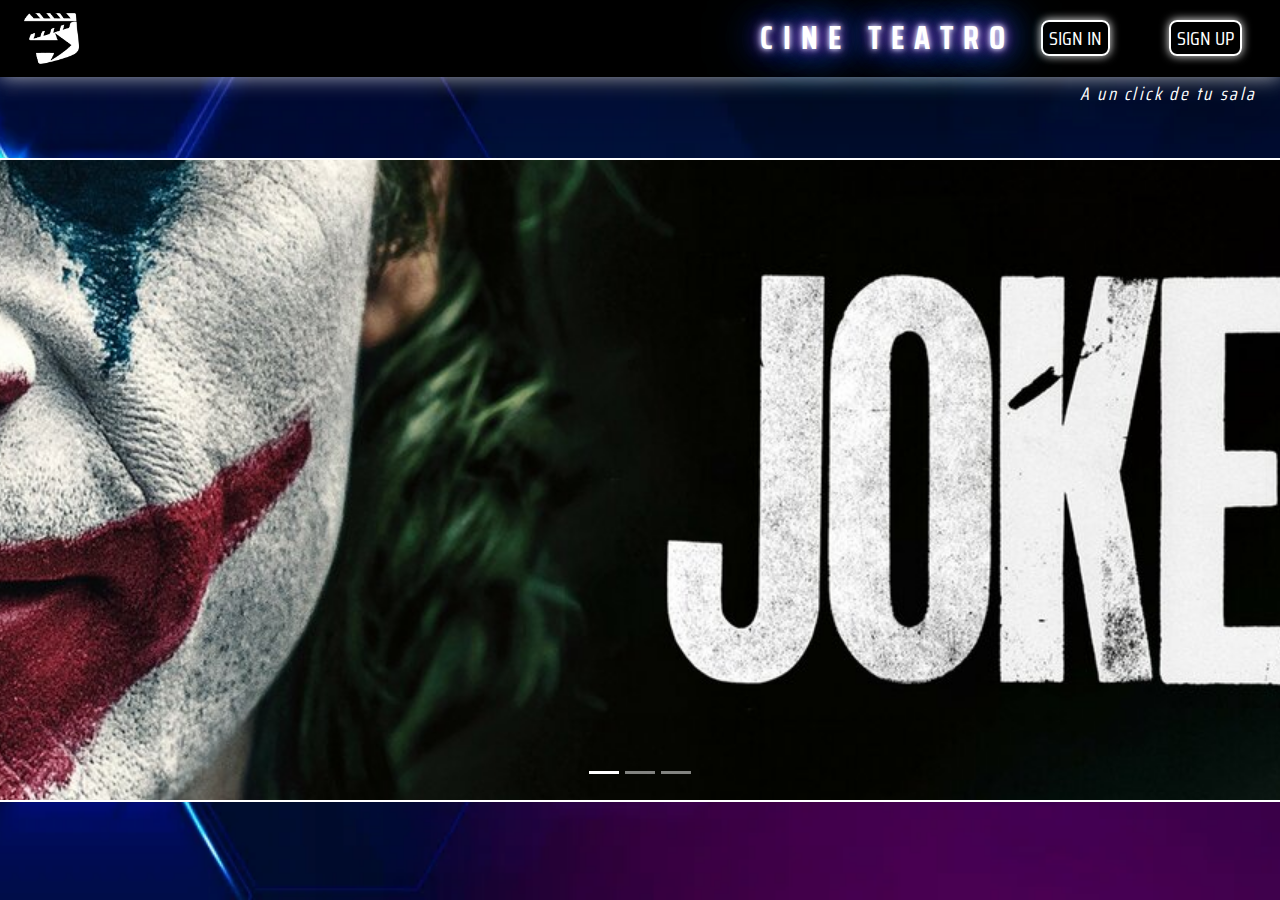
<file: landing.html>
<!DOCTYPE html>
<html lang="es">
<head>
    <meta charset="UTF-8">
    <meta name="viewport" content="width=device-width, initial-scale=1.0">
    <title>Landing Page</title>
    <link href="https://maxcdn.bootstrapcdn.com/bootstrap/4.5.2/css/bootstrap.min.css" rel="stylesheet">
    <link rel="preconnect" href="https://fonts.googleapis.com">
    <link rel="preconnect" href="https://fonts.gstatic.com/" crossorigin>
    <link href="https://fonts.googleapis.com/css2?family=Monoton&display=swap" rel="stylesheet">
    <link href="https://fonts.googleapis.com/css2?family=Cantarell:ital,wght@0,400;0,700;1,400;1,700&family=Monoton&display=swap" rel="stylesheet">
    <link href="https://fonts.googleapis.com/css2?family=Cantarell:ital,wght@0,400;0,700;1,400;1,700&family=Monoton&family=Saira+Condensed:wght@100;200;300;400;500;600;700;800;900&display=swap" rel="stylesheet">
    <link rel="stylesheet" href="styles.css">
</head>
<body class="theme-light">
<header>
    <div class="presentation">
        <div class="logo" onclick="irALanding()"></div>
        <h1 class="neon">CINE TEATRO</h1>
    </div>
    <div class="slogan">
        <p>A un click de tu sala</p>
    </div>
    <div class="buttons" id="buttons-header">
        <button class="signin-btn" onclick="mostrarPorfileButtons()">SIGN IN</button>
        <button class="signin-btn">SIGN UP</button>
    </div>
    <div class="profile-buttons" id="profile-header" style="display: none">
        <button class="signin-btn">LANDING</button>
        <button class="signin-btn" onclick="irAProfile()">PROFILE</button>
        <div class="avatar-container"></div>
    </div>
</header>

<div class="container">
    <div class="row justify-content-center">
        <div class="col-md-18 carousel-actions-container">
            <div id="carouselExampleIndicators" class="carousel slide" data-ride="carousel">
                <ol class="carousel-indicators">
                    <li data-target="#carouselExampleIndicators" data-slide-to="0" class="active"></li>
                    <li data-target="#carouselExampleIndicators" data-slide-to="1"></li>
                    <li data-target="#carouselExampleIndicators" data-slide-to="2"></li>
                </ol>
                <div class="carousel-inner rounded mx-auto">
                    <div class="carousel-item active">
                        <img src="img/image01.jpg" class="d-block carousel-image" alt="Imagen 1" data-class-name="joker-description" data-video-id="t433PEQGErc" data-language="Idioma: Español" data-subtitles="Sin Sub">
                    </div>
                    <div class="carousel-item">
                        <img src="img/image02.jpg" class="d-block carousel-image" alt="Imagen 2" data-class-name="killbill-description" data-video-id="7kSuas6mRpk" data-language="Idioma: Inglés" data-subtitles="Sub: Español">
                    </div>
                    <div class="carousel-item">
                        <img src="img/image03.jpg" class="d-block carousel-image" alt="Imagen 3" data-class-name="fighter-description" data-video-id="lAVYll_wBeY" data-language="Idioma: Francés" data-subtitles="Sub: Español">
                        <div class="overlay-button">
                            <button class="btn btn-dark btn-circle">HOY</button>
                        </div>
                    </div>
                </div>
                <a class="carousel-control-prev" href="#carouselExampleIndicators" role="button" data-slide="prev">
                    <span class="carousel-control-prev-icon" aria-hidden="true"></span>
                    <span class="sr-only">Previous</span>
                </a>
                <a class="carousel-control-next" href="#carouselExampleIndicators" role="button" data-slide="next">
                    <span class="carousel-control-next-icon" aria-hidden="true"></span>
                    <span class="sr-only">Next</span>
                </a>
            </div>
            <div class="mt-3 carousel-actions">
                <button class="btn btn-secondary">LISTADO</button>
                <button class="btn btn-secondary active">CARRUSEL</button>
                <button class="btn btn-warning">★</button>
            </div>

            <div class="position-absolute sub-language-container">
                <button class="btn btn-light" id="languageButton">idioma</button>
                <button class="btn btn-light" id="subtitlesButton">subtítulos</button>
            </div>
            <div id="floating-container">
                <button class="signin-btn comprar" onclick="comprar()">COMPRAR</button>
            </div>
        </div>
    </div>
</div>
<!--<div class="theme-switch">-->
<!--    <label for="themeToggle">Dark Mode</label>-->
<!--    <input type="checkbox" id="themeToggle">-->
<!--</div>-->
<script src="script.js"></script>
<script src="https://code.jquery.com/jquery-3.5.1.slim.min.js"></script>
<script src="https://cdn.jsdelivr.net/npm/@popperjs/core@2.9.2/dist/umd/popper.min.js"></script>
<script src="https://maxcdn.bootstrapcdn.com/bootstrap/4.5.2/js/bootstrap.min.js"></script>
<script>
    let isVideoPlaying = false;
    // document.getElementById('themeToggle').addEventListener('change', function(event) {
    //     if (event.target.checked) {
    //         document.body.classList.remove('theme-light');
    //         document.body.classList.add('theme-dark');
    //     } else {
    //         document.body.classList.remove('theme-dark');
    //         document.body.classList.add('theme-light');
    //     }
    // });

    function comprar() {
        window.location.href = 'compra.html';
    }

    function irALanding() {
        window.location.href = 'landing.html';
    }

    function irAProfile() {
        window.location.href = 'profile.html';
    }

    document.querySelectorAll('.carousel-item img').forEach(image => {
        image.addEventListener('click', function() {
            const videoId = this.getAttribute('data-video-id');
            const iframe = document.createElement('iframe');
            iframe.width = this.width;
            iframe.height = this.height;
            iframe.src = `https://www.youtube.com/embed/${videoId}?autoplay=1&controls=0&modestbranding=1&showinfo=0&rel=0`;
            iframe.frameBorder = '0';
            iframe.allow = 'accelerometer; autoplay; clipboard-write; encrypted-media; gyroscope; picture-in-picture';
            iframe.allowFullscreen = true;

            const carouselItem = this.parentNode;
            carouselItem.innerHTML = '';
            carouselItem.appendChild(iframe);


            const floatingContainer = document.getElementById('floating-container');

            floatingContainer.style.display = 'block';
            const floatingClass = this.getAttribute('data-class-name');
            floatingContainer.classList.add(floatingClass);

            document.getElementById('carouselExampleIndicators').classList.add('paused');
            isVideoPlaying = true;

            const handleEscape = function(event) {
                if (event.key === 'Escape') {
                    iframe.remove();
                    carouselItem.innerHTML = `<img src="${image.src}" class="d-block carousel-image" alt="${image.alt}" data-class-name="${image.getAttribute('data-class-name')}" data-video-id="${videoId}" data-language="${image.getAttribute('data-language')}" data-subtitles="${image.getAttribute('data-subtitles')}">`;

                    floatingContainer.style.display = 'none';
                    floatingContainer.classList.remove(floatingClass);

                    document.removeEventListener('keydown', handleEscape);
                    document.getElementById('carouselExampleIndicators').classList.remove('paused');
                    isVideoPlaying = false;
                }
            };

            document.addEventListener('keydown', handleEscape);
        });
    });

    document.getElementById('carouselExampleIndicators').addEventListener('slide.bs.carousel', function(event) {
        if (isVideoPlaying) {
            event.preventDefault(); // Prevent sliding if a video is playing
        }
    });

    const initialLanguage = document.querySelector('.carousel-item.active img').getAttribute('data-language');
    const initialSubtitles = document.querySelector('.carousel-item.active img').getAttribute('data-subtitles');
    document.getElementById('languageButton').textContent = initialLanguage;
    document.getElementById('subtitlesButton').textContent = initialSubtitles;
</script>
</body>
</html>
</file>
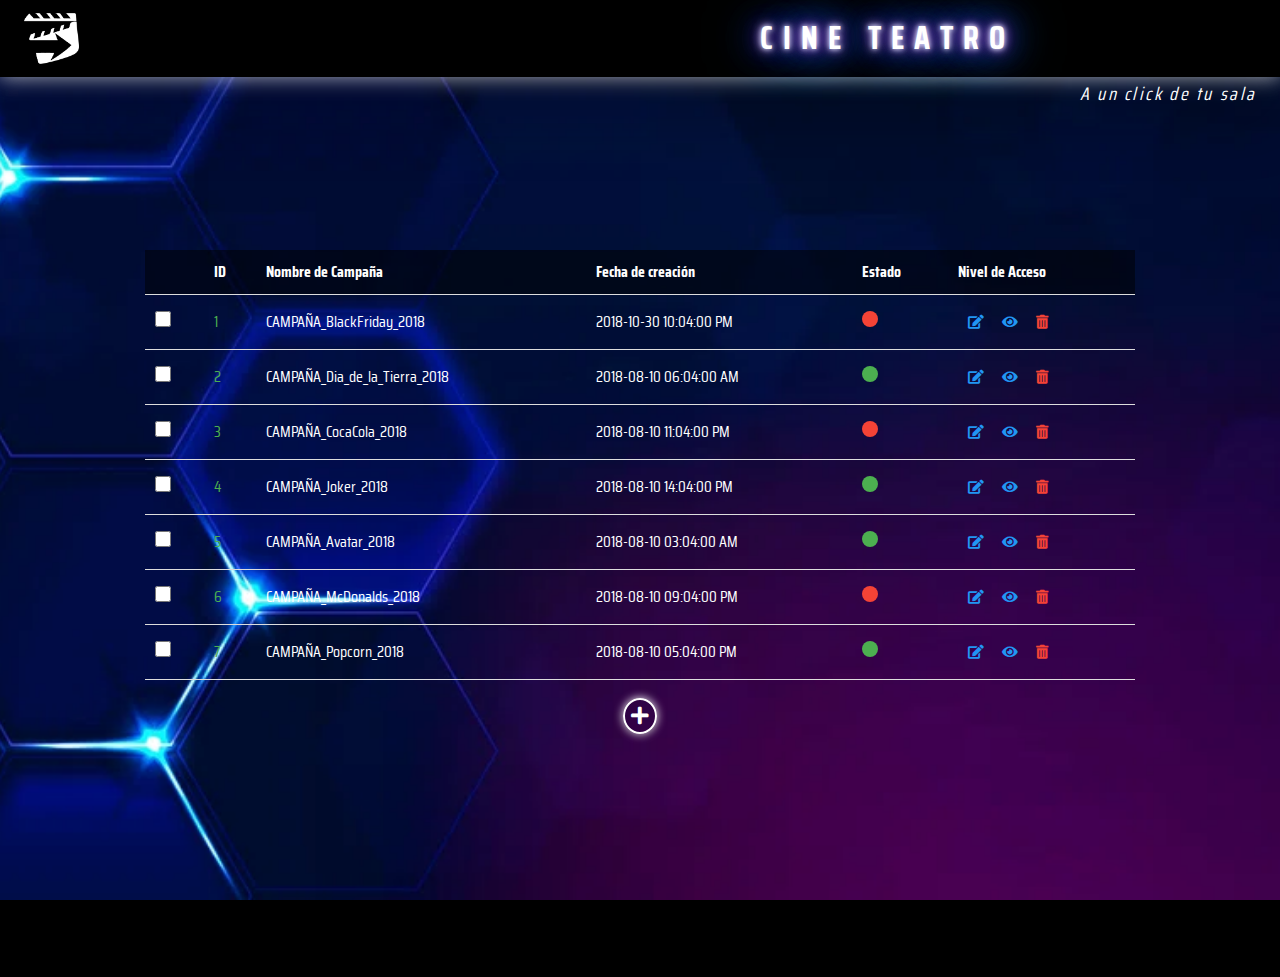
<file: marketing.html>
<!DOCTYPE html>
<html lang="es">
<head>
    <meta charset="UTF-8">
    <meta name="viewport" content="width=device-width, initial-scale=1.0">
    <title>Checkout Page</title>
    <link rel="stylesheet" href="https://stackpath.bootstrapcdn.com/bootstrap/4.5.2/css/bootstrap.min.css">
    <link rel="stylesheet" href="https://cdnjs.cloudflare.com/ajax/libs/font-awesome/5.15.4/css/all.min.css">
    <link rel="preconnect" href="https://fonts.googleapis.com">
    <link rel="preconnect" href="https://fonts.gstatic.com/" crossorigin>
    <link href="https://fonts.googleapis.com/css2?family=Monoton&display=swap" rel="stylesheet">
    <link href="https://fonts.googleapis.com/css2?family=Cantarell:ital,wght@0,400;0,700;1,400;1,700&family=Monoton&display=swap" rel="stylesheet">
    <link href="https://fonts.googleapis.com/css2?family=Cantarell:ital,wght@0,400;0,700;1,400;1,700&family=Monoton&family=Saira+Condensed:wght@100;200;300;400;500;600;700;800;900&display=swap" rel="stylesheet">
    <link rel="stylesheet" href="marketing.css">
    <link rel="stylesheet" href="styles.css">

</head>
<body class="theme-light">
<header>
    <div class="presentation">
        <div class="logo" onclick="irALanding()">Logo</div>
        <div class="button-container">
            <button>Administrador</button>
            <button>Marketing</button>
            <button>Empleado</button>
            <button>Usuario</button>
        </div>
        <h1 class="neon">Cine Teatro</h1>
    </div>
    <div class="slogan">
        <p>A un click de tu sala</p>
    </div>
    <div class="profile-buttons" id="profile-header">

    </div>
</header>

<div class="container-marketing">
    <div class="other-container display-none" id="contenedor-graficos">
        <div class="graphic-container">
            <button class="signin-btn registros back-campaign" onclick="irAAtras()"><i class="fas fa-arrow-left"></i></button>
            <div class="buttons-migracion-container">
                <button class="signin-btn registros" onclick="mostrarGraphic1()">REGISTROS</button>
                <button class="signin-btn migracion" onclick="mostrarGraphic2()">MIGRACIÓN POR PLATAFORMA</button>
            </div>
            <div class="graphics-container">
                <div class="graphic-1" ></div>
                <div class="graphic-2" ></div>
            </div>
        </div>
        <button class="signin-btn exportar-grafico">EXPORTAR</button>
    </div>

    <div class="container-buy" id="contenedor-campanias">
        <table>
            <thead>
            <tr>
                <th></th>
                <th>ID</th>
                <th>Nombre de Campaña</th>
                <th>Fecha de creación</th>
                <th>Estado</th>
                <th>Nivel de Acceso</th>
            </tr>
            </thead>
            <tbody id="campaignTableBody">
            <tr>
                <td><input type="checkbox"></td>
                <td class="id">1</td>
                <td>CAMPAÑA_BlackFriday_2018</td>
                <td>2018-10-30 10:04:00 PM</td>
                <td><span class="status fail"></span></td>
                <td>
                    <button class="action-btn edit" data-toggle="modal" data-target="#editCampaignModal"><i class="fas fa-edit"></i></button>
                    <button class="action-btn edit" onclick="mostrarMetricas()"><i class="fas fa-eye"></i></button>
                    <button class="action-btn delete"><i class="fas fa-trash-alt"></i></button>
                </td>
            </tr>
            <tr>
                <td><input type="checkbox"></td>
                <td class="id">2</td>
                <td>CAMPAÑA_Dia_de_la_Tierra_2018</td>
                <td>2018-08-10 06:04:00 AM</td>
                <td><span class="status success"></span></td>
                <td>
                    <button class="action-btn edit"><i class="fas fa-edit"></i></button>
                    <button class="action-btn edit"><i class="fas fa-eye"></i></button>
                    <button class="action-btn delete"><i class="fas fa-trash-alt"></i></button>
                </td>
            </tr>
            <tr>
                <td><input type="checkbox"></td>
                <td class="id">3</td>
                <td>CAMPAÑA_CocaCola_2018</td>
                <td>2018-08-10 11:04:00 PM</td>
                <td><span class="status fail"></span></td>
                <td>
                    <button class="action-btn edit"><i class="fas fa-edit"></i></button>
                    <button class="action-btn edit"><i class="fas fa-eye"></i></button>
                    <button class="action-btn delete"><i class="fas fa-trash-alt"></i></button>
                </td>
            </tr>
            <tr>
                <td><input type="checkbox"></td>
                <td class="id">4</td>
                <td>CAMPAÑA_Joker_2018</td>
                <td>2018-08-10 14:04:00 PM</td>
                <td><span class="status success"></span></td>
                <td>
                    <button class="action-btn edit"><i class="fas fa-edit"></i></button>
                    <button class="action-btn edit"><i class="fas fa-eye"></i></button>
                    <button class="action-btn delete"><i class="fas fa-trash-alt"></i></button>
                </td>
            </tr>
            <tr>
                <td><input type="checkbox"></td>
                <td class="id">5</td>
                <td>CAMPAÑA_Avatar_2018</td>
                <td>2018-08-10 03:04:00 AM</td>
                <td><span class="status success"></span></td>
                <td>
                    <button class="action-btn edit"><i class="fas fa-edit"></i></button>
                    <button class="action-btn edit"><i class="fas fa-eye"></i></button>
                    <button class="action-btn delete"><i class="fas fa-trash-alt"></i></button>
                </td>
            </tr>
            <tr>
                <td><input type="checkbox"></td>
                <td class="id">6</td>
                <td>CAMPAÑA_McDonalds_2018</td>
                <td>2018-08-10 09:04:00 PM</td>
                <td><span class="status fail"></span></td>
                <td>
                    <button class="action-btn edit"><i class="fas fa-edit"></i></button>
                    <button class="action-btn edit"><i class="fas fa-eye"></i></button>
                    <button class="action-btn delete"><i class="fas fa-trash-alt"></i></button>
                </td>
            </tr>
            <tr>
                <td><input type="checkbox"></td>
                <td class="id">7</td>
                <td>CAMPAÑA_Popcorn_2018</td>
                <td>2018-08-10 05:04:00 PM</td>
                <td><span class="status success"></span></td>
                <td>
                    <button class="action-btn edit"><i class="fas fa-edit"></i></button>
                    <button class="action-btn edit"><i class="fas fa-eye"></i></button>
                    <button class="action-btn delete"><i class="fas fa-trash-alt"></i></button>
                </td>
            </tr>
            </tbody>
        </table>
        <button class="create-campaign" data-toggle="modal" data-target="#createCampaignModal"><i class="fas fa-plus"></i></button>
    </div>
</div>

<div class="modal fade" id="editCampaignModal" tabindex="-1" role="dialog" aria-labelledby="editCampaignModalLabel" aria-hidden="true">
    <div class="modal-dialog" role="document">
        <div class="modal-content modal-content-web edit-campaign-content">
            <div class="modal-header">
                <h5 class="modal-title" id="editCampaignModalLabel">Editar Campaña</h5>
                <button type="button" class="close" data-dismiss="modal" aria-label="Close">
                    <span aria-hidden="true">&times;</span>
                </button>
            </div>
            <div class="modal-body">
                <form>
                    <div class="form-group">
                        <p>Nombre de la Campaña</p>
                        <input value="CAMPAÑA_BlackFriday_2018"  id="campaign-name"  placeholder="Campaign name">
                    </div>
                    <div class="form-group">
                        <p>Red Social</p>
                        <select class="admin-progress doing">
                            <option value="ADMINISTRADOR" selected>Instagram</option>
                            <option value="CLIENTE">TikTok</option>
                            <option value="MARKETING">YouTube</option>
                            <option value="VENDEDOR POR VENTANILLA">Facebook</option>
                        </select>
                    </div>
                    <div class="form-group">
                        <p>Link de Conversión</p>
                        <input value="https://gemdelle.github.io/Ingenieria-mockup/index.html?source=Instagram"  id="campaign-link"  placeholder="Campaign Conversion Link">
                    </div>
                    <div class="form-group">
                        <p>Rango de Vigencia</p>
                        <span>Fecha de Inicio: <input type="date" value="2018-10-30" id="campaing-date-start"></span>
                        <span>Fecha de Fin: <input type="date" value="2018-11-22" id="campaing-date-end"></span>
                    </div>
                    <div class="form-group">
                        <span>Estado: <span class="status fail"></span></span>
                    </div>
                    <div class="btn signin-btn" onclick="mostrarPorfileButtonsPostLogin()" data-dismiss="modal">GUARDAR</div>
                </form>
            </div>
        </div>
    </div>
</div>

<div class="modal fade" id="createCampaignModal" tabindex="-1" role="dialog" aria-labelledby="createCampaignModalLabel" aria-hidden="true">
    <div class="modal-dialog" role="document">
        <div class="modal-content modal-content-web create-campaign-content">
            <div class="modal-header">
                <h5 class="modal-title" id="createCampaignModalLabel">Crear Campaña</h5>
                <button type="button" class="close" data-dismiss="modal" aria-label="Close">
                    <span aria-hidden="true">&times;</span>
                </button>
            </div>
            <div class="modal-body">
                <form>
                    <div class="form-group">
                        <p>Nombre de la Campaña</p>
                        <input  id="create-campaign-name"  placeholder="Nombre de la Campaña">
                    </div>
                    <div class="form-group">
                        <p>Red Social</p>
                        <select class="admin-progress doing">
                            <option value="ADMINISTRADOR">Instagram</option>
                            <option value="CLIENTE">TikTok</option>
                            <option value="MARKETING">YouTube</option>
                            <option value="VENDEDOR POR VENTANILLA">Facebook</option>
                        </select>
                    </div>
                    <div class="form-group">
                        <p>Link de Conversión</p>
                        <input id="create-campaign-link"  placeholder="Link de Conversión">
                    </div>
                    <div class="form-group">
                        <p>Rango de Vigencia</p>
                        <span>Fecha de Inicio: <input type="date" value="2024-06-10" id="create-campaing-date-start"></span>
                        <span>Fecha de Fin: <input type="date" value="2024-07-22" id="create-campaing-date-end"></span>
                    </div>
                    <div class="form-group">
                        <span>Estado: <span class="status success"></span></span>
                    </div>
                    <div class="btn signin-btn" onclick="crearCampania()" data-dismiss="modal">CREAR</div>
                </form>
            </div>
        </div>
    </div>
</div>
<script src="https://code.jquery.com/jquery-3.5.1.slim.min.js"></script>
<script src="https://cdn.jsdelivr.net/npm/@popperjs/core@2.5.4/dist/umd/popper.min.js"></script>
<script src="https://stackpath.bootstrapcdn.com/bootstrap/4.5.2/js/bootstrap.min.js"></script>
<script>

    function irALanding() {
        window.location.href = 'marketing.html';
    }

    function mostrarBotones() {
        const migracion = document.querySelector('.migracion');
        const registros = document.querySelector('.registros');
        migracion.style.opacity = '1';
        registros.style.opacity = '1';
    }

    function mostrarGraphic1() {
        const graphic1 = document.querySelector('.graphic-1');
        const graphic2 = document.querySelector('.graphic-2');
        graphic1.style.opacity = '1';
        graphic2.style.opacity = '0';
    }

    function mostrarGraphic2() {
        const graphic1 = document.querySelector('.graphic-1');
        const graphic2 = document.querySelector('.graphic-2');
        graphic1.style.opacity = '0';
        graphic2.style.opacity = '1';
    }

    function mostrarMetricas(){
        const contenedorGraficos = document.getElementById('contenedor-graficos');
        const contenedorCampanias = document.getElementById('contenedor-campanias');

        contenedorGraficos.style.display = 'block';
        contenedorCampanias.style.display = 'none';
    }

    function irAAtras(){
        const contenedorGraficos = document.getElementById('contenedor-graficos');
        const contenedorCampanias = document.getElementById('contenedor-campanias');

        contenedorGraficos.style.display = 'none';
        contenedorCampanias.style.display = 'flex';
    }

    function crearCampania(){
        const tableBody = document.getElementById('campaignTableBody');
        const campaignName = document.getElementById('create-campaign-name');
        const newRow = document.createElement('tr');
        const count = document.querySelectorAll('tr').length
        const date = new Date();

        const year = date.getFullYear();
        const month = String(date.getMonth() + 1).padStart(2, '0');
        const day = String(date.getDate()).padStart(2, '0');
        let hours = date.getHours();
        const minutes = String(date.getMinutes()).padStart(2, '0');
        const seconds = String(date.getSeconds()).padStart(2, '0');
        const meridiem = hours >= 12 ? 'PM' : 'AM';


        hours = hours % 12 || 12;


        const time = `${hours}:${minutes}:${seconds} ${meridiem}`;


        const formattedDate = `${year}-${month}-${day} ${time}`;

        newRow.innerHTML = `
            <td><input type="checkbox"></td>
            <td class="id">${count}</td>
            <td>${campaignName.value}</td>
            <td>${formattedDate}</td>
            <td><span class="status success"></span></td>
            <td>
                <button class="action-btn edit"><i class="fas fa-edit"></i></button>
                <button class="action-btn edit"><i class="fas fa-eye"></i></button>
                <button class="action-btn delete"><i class="fas fa-trash-alt"></i></button>
            </td>
        `;

        tableBody.appendChild(newRow);
    }

    document.querySelectorAll('.action-btn.delete').forEach(button => {
        button.addEventListener('click', function() {
            const row = this.closest('tr');
            row.remove();
        });
    });




</script>
</body>
</html>
</file>
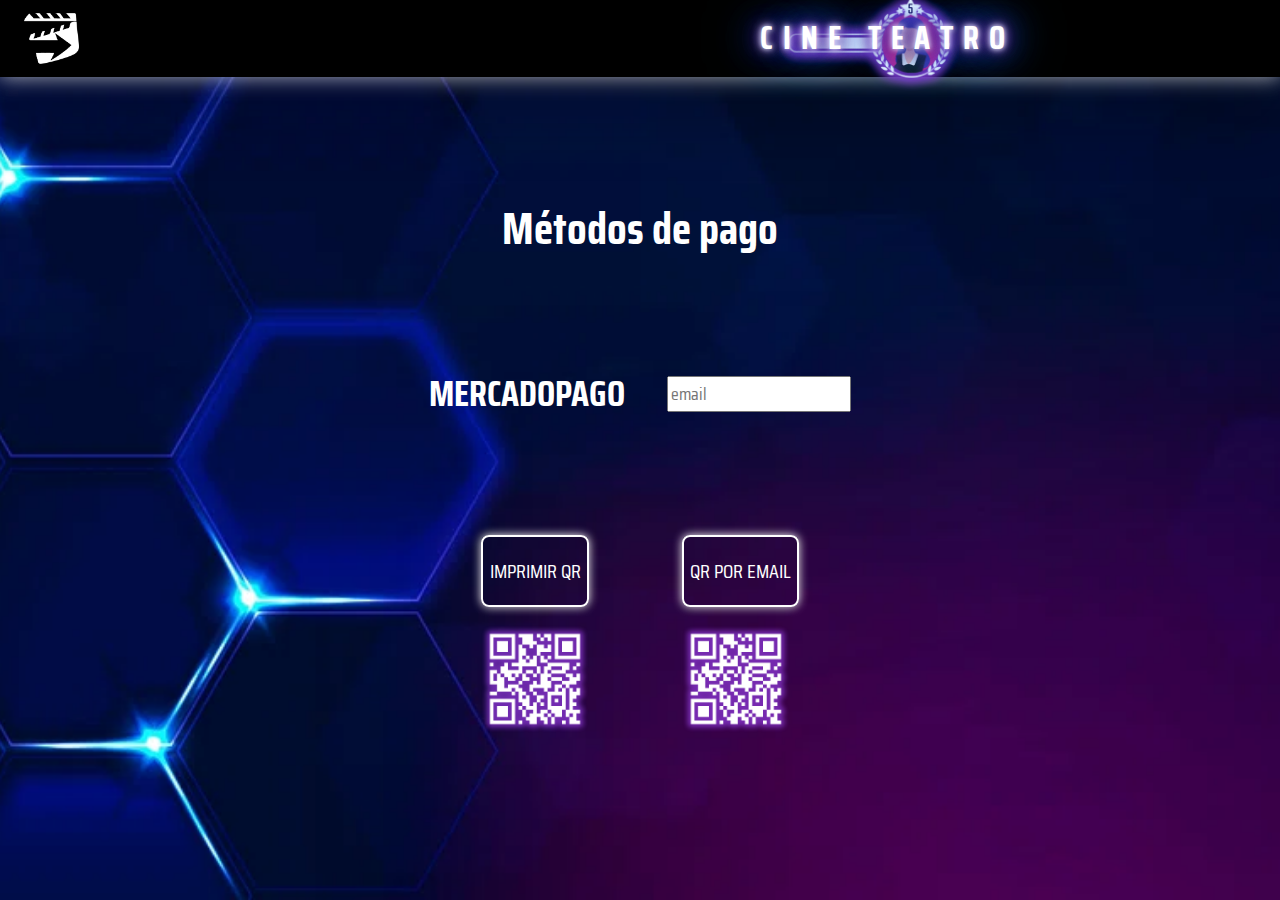
<file: mercadopago.html>
<!DOCTYPE html>
<html lang="es">
<head>
    <meta charset="UTF-8">
    <meta name="viewport" content="width=device-width, initial-scale=1.0">
    <title>Checkout Page</title>
    <link href="https://maxcdn.bootstrapcdn.com/bootstrap/4.5.2/css/bootstrap.min.css" rel="stylesheet">
    <link rel="preconnect" href="https://fonts.googleapis.com">
    <link rel="preconnect" href="https://fonts.gstatic.com/" crossorigin>
    <link href="https://fonts.googleapis.com/css2?family=Monoton&display=swap" rel="stylesheet">
    <link href="https://fonts.googleapis.com/css2?family=Cantarell:ital,wght@0,400;0,700;1,400;1,700&family=Monoton&display=swap" rel="stylesheet">
    <link href="https://fonts.googleapis.com/css2?family=Cantarell:ital,wght@0,400;0,700;1,400;1,700&family=Monoton&family=Saira+Condensed:wght@100;200;300;400;500;600;700;800;900&display=swap" rel="stylesheet">
    <link rel="stylesheet" href="mercadopago.css">
    <link rel="stylesheet" href="styles.css">

</head>
<body class="theme-light">
<header>
    <div class="presentation">
        <div class="logo" onclick="irALanding()">Logo</div>
        <div class="button-container">
            <button>Administrador</button>
            <button>Marketing</button>
            <button>Empleado</button>
            <button>Usuario</button>
        </div>
        <h1 class="neon">Cine Teatro</h1>
    </div>
    <div class="profile-buttons" id="profile-header">

        <div class="avatar-container">
            <div class="progress-bar-container">
                <div class="progress-fill"></div>
            </div>
            <div class="avatar"></div>
            <div class="avatar-level"></div>
        </div>
    </div>
</header>

<div class="container-buy">
    <div class="checkout-compra-subcontainer">
        <div class="mercadopago-title">Métodos de pago</div>
        <div class="checkout-row">
            <div class="checkout-medio-de-pago">MERCADOPAGO</div>
            <input class="mercadopago-input" placeholder="email">
        </div>
        <div class="checkout-row">
            <div class="qrbutton-container">
                <button class="signin-btn mercadopago-btns" onclick="irAlResumen()">Imprimir QR</button>
                <div class="qr"></div>
            </div>
            <div class="qrbutton-container">
                <button class="signin-btn mercadopago-btns" onclick="irAlResumen()">QR por email</button>
                <div class="qr"></div>
            </div>
        </div>
    </div>
</div>
<script src="script.js"></script>
<script src="https://code.jquery.com/jquery-3.5.1.slim.min.js"></script>
<script src="https://cdn.jsdelivr.net/npm/@popperjs/core@2.9.2/dist/umd/popper.min.js"></script>
<script src="https://maxcdn.bootstrapcdn.com/bootstrap/4.5.2/js/bootstrap.min.js"></script>
<script>

    function irALanding() {
        window.location.href = 'index.html';

    }

    function irAlResumen() {
        window.location.href = 'resumen.html';
    }

</script>
</body>
</html>
</file>
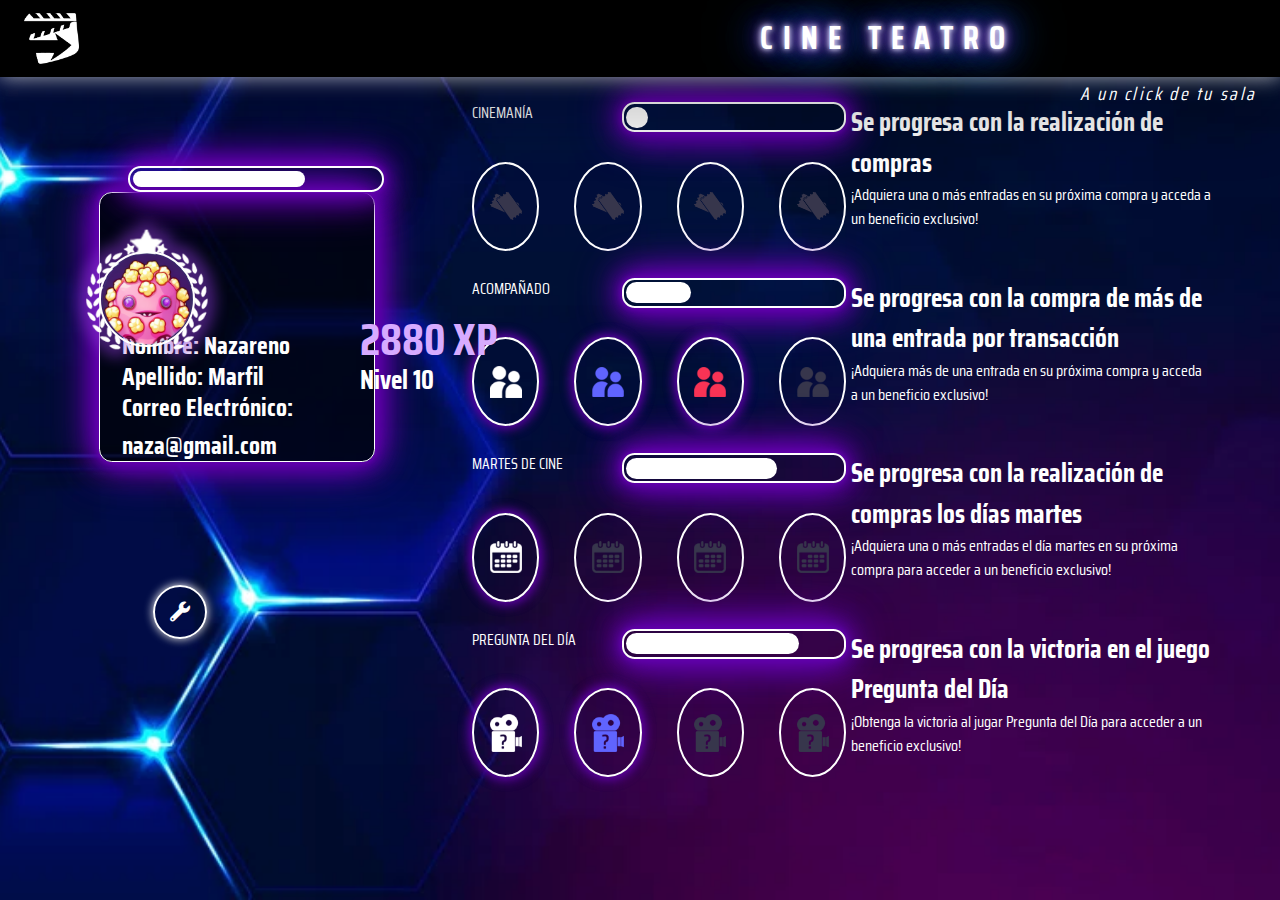
<file: profile.html>
<!DOCTYPE html>
<html lang="es">
<head>
    <meta charset="UTF-8">
    <meta name="viewport" content="width=device-width, initial-scale=1.0">
    <title>Landing Page</title>
    <link href="https://maxcdn.bootstrapcdn.com/bootstrap/4.5.2/css/bootstrap.min.css" rel="stylesheet">
    <link rel="stylesheet" href="https://cdnjs.cloudflare.com/ajax/libs/font-awesome/5.15.4/css/all.min.css">
    <link rel="preconnect" href="https://fonts.googleapis.com">
    <link rel="preconnect" href="https://fonts.gstatic.com/" crossorigin>
    <link href="https://fonts.googleapis.com/css2?family=Monoton&display=swap" rel="stylesheet">
    <link href="https://fonts.googleapis.com/css2?family=Cantarell:ital,wght@0,400;0,700;1,400;1,700&family=Monoton&display=swap" rel="stylesheet">
    <link href="https://fonts.googleapis.com/css2?family=Cantarell:ital,wght@0,400;0,700;1,400;1,700&family=Monoton&family=Saira+Condensed:wght@100;200;300;400;500;600;700;800;900&display=swap" rel="stylesheet">
    <link rel="stylesheet" href="styles.css">
</head>
<body class="theme-light">
<header>
    <div class="presentation">
        <div class="logo" onclick="irALanding()">Logo</div>
        <div class="button-container">
            <button>Administrador</button>
            <button>Marketing</button>
            <button>Empleado</button>
            <button>Usuario</button>
        </div>
        <h1 class="neon">CINE TEATRO</h1>
    </div>
    <div class="slogan">
        <p>A un click de tu sala</p>
    </div>
    <div class="profile-buttons" id="profile-header">
<!--        <button class="signin-btn" onclick="irALanding()">LANDING</button>-->

    </div>
</header>
    <div class="profile-container"> 
        <div class="data">
            <div class="data-barra-exterior">
                <div class="data-barra-interior"></div>
            </div>
            <div class="caja-data">
                <div class="campo-xp">2880 XP</div>
                <div class="campo-lvl">Nivel 10</div>
                <div class="data-elementos">
                    <div class="campo">Nombre: Nazareno</div>
                    <div class="campo">Apellido: Marfil</div>
                    <div class="campo">Correo Electrónico: naza@gmail.com</div>
                </div>
                <button class="signin-btn settings-access" ><i class="fas fa-wrench"></i></button>
            </div>
            <div class="data-avatar-container">
                <div class="data-avatar" id="avatar-img" data-toggle="modal" data-target="#profileModal"></div>
            </div>
        </div>
        <div class="agregar-compra">
        </div>
        <div class="metas">
            
            <div class="meta">
                <div class="submeta">
                        <div class="barra-progreso">
                            <div class="nombre">CINEMANÍA</div>
                            <div class="barra-exterior">
                                <div class="barra-interior" id="barra-en-movimiento" style="width: 10%"></div>
                            </div>
                        </div>
                        <div class="badges-progreso">
                            <div id="a-1" class="a-badge a-inactive"></div>
                            <div id="a-2" class="a-badge a-inactive"></div>
                            <div id="a-3" class="a-badge a-inactive"></div>
                            <div id="a-4" class="a-badge a-inactive"></div>
                        </div>
                </div>
                <div class="mensaje">
                    <div class="titulo-meta">Se progresa con la realización de compras</div>
                    <div class="bajada-meta">¡Adquiera una o más entradas en su próxima compra y acceda a un beneficio exclusivo!</div>
                </div>
            </div>

            <div class="meta">
                <div class="submeta">
                        <div class="barra-progreso">
                            <div class="nombre">ACOMPAÑADO</div>
                            <div class="barra-exterior">
                                <div class="barra-interior" style="width: 30%"></div>
                            </div>
                        </div>
                        <div class="badges-progreso">
                            <div id="b-1" class="a-badge active-badge"></div>
                            <div id="b-2" class="a-badge active-badge"></div>
                            <div id="b-3" class="a-badge active-badge"></div>
                            <div id="b-4" class="a-badge b-inactive"></div>
                        </div>
                </div>
                <div class="mensaje">
                    <div class="titulo-meta">Se progresa con la compra de más de una entrada por transacción</div>
                    <div class="bajada-meta">¡Adquiera más de una entrada en su próxima compra y acceda a un beneficio exclusivo!</div>
                </div>
            </div>

            <div class="meta">
                <div class="submeta">
                        <div class="barra-progreso">
                            <div class="nombre">MARTES DE CINE</div>
                            <div class="barra-exterior">
                                <div class="barra-interior" style="width: 70%"></div>
                            </div>
                        </div>
                        <div class="badges-progreso">
                            <div id="c-1" class="a-badge active-badge"></div>
                            <div id="c-2" class="a-badge c-inactive"></div>
                            <div id="c-3" class="a-badge c-inactive"></div>
                            <div id="c-4" class="a-badge c-inactive"></div>
                        </div>
                </div>
                <div class="mensaje">
                    <div class="titulo-meta">Se progresa con la realización de compras los días martes</div>
                    <div class="bajada-meta">¡Adquiera una o más entradas el día martes en su próxima compra para acceder a un beneficio exclusivo!</div>
                </div>
            </div>

            <div class="meta">
                <div class="submeta">
                        <div class="barra-progreso">
                            <div class="nombre">PREGUNTA DEL DÍA</div>
                            <div class="barra-exterior">
                                <div class="barra-interior" style="width: 80%"></div>
                            </div>
                        </div>
                        <div class="badges-progreso">
                            <div id="d-1" class="a-badge active-badge"></div>
                            <div id="d-2" class="a-badge active-badge"></div>
                            <div id="d-3" class="a-badge d-inactive"></div>
                            <div id="d-4" class="a-badge d-inactive"></div>
                        </div>
                </div>
                <div class="mensaje">
                    <div class="titulo-meta">Se progresa con la victoria en el juego Pregunta del Día</div>
                    <div class="bajada-meta">¡Obtenga la victoria al jugar Pregunta del Día para acceder a un beneficio exclusivo!</div>
                </div>
            </div>
        </div>
    </div>
<div class="modal fade profile-modal question-modal" id="profileModal" tabindex="-1" role="dialog" aria-labelledby="profileModalLabel" aria-hidden="true">
    <div class="modal-dialog" role="document">
        <div class="modal-content question-content profile-content">
            <div class="avatar-profile data-avatar" onclick="changeAvatar1()"></div>
            <div class="avatar-profile data-avatar2" onclick="changeAvatar2()"></div>
            <div class="avatar-profile data-avatar3" onclick="changeAvatar3()"></div>
            <div class="avatar-profile data-avatar4" onclick="changeAvatar4()"></div>
            <div class="avatar-profile data-avatar5" onclick="changeAvatar5()"></div>
            <div class="avatar-profile data-avatar6" onclick="changeAvatar6()"></div>
            <div class="avatar-profile data-avatar7" onclick="changeAvatar7()"></div>
            <div class="avatar-profile data-avatar8" onclick="changeAvatar8()"></div>
            <div class="avatar-profile data-avatar9" onclick="changeAvatar9()"></div>
        </div>
    </div>
</div>

<script src="https://code.jquery.com/jquery-3.5.1.slim.min.js"></script>
<script src="https://cdn.jsdelivr.net/npm/@popperjs/core@2.5.4/dist/umd/popper.min.js"></script>
<script src="https://stackpath.bootstrapcdn.com/bootstrap/4.5.2/js/bootstrap.min.js"></script>
<script>

    function irALanding() {
        window.location.href = 'index.html';
    }

    function removeAllClasses() {
        document.getElementById('avatar-img').classList.forEach(function (element) {
            document.getElementById('avatar-img').classList.remove(element)
        })
    }

    function changeAvatar1() {
        removeAllClasses();
        document.getElementById('avatar-img').classList.add('data-avatar')
    }

    function changeAvatar2() {
        removeAllClasses();
        document.getElementById('avatar-img').classList.add('data-avatar2')
    }

    function changeAvatar3() {
        removeAllClasses();
        document.getElementById('avatar-img').classList.add('data-avatar3')
    }

    function changeAvatar4() {
        removeAllClasses();
        document.getElementById('avatar-img').classList.add('data-avatar4')
    }

    function changeAvatar5() {
        removeAllClasses();
        document.getElementById('avatar-img').classList.add('data-avatar5')
    }

    function changeAvatar6() {
        removeAllClasses();
        document.getElementById('avatar-img').classList.add('data-avatar6')
    }

    function changeAvatar7() {
        removeAllClasses();
        document.getElementById('avatar-img').classList.add('data-avatar7')
    }

    function changeAvatar8() {
        removeAllClasses();
        document.getElementById('avatar-img').classList.add('data-avatar8')
    }

    function changeAvatar9() {
        removeAllClasses();
        document.getElementById('avatar-img').classList.add('data-avatar9')
    }


    document.addEventListener("DOMContentLoaded", function() {
        const handleEscape = function(event) {
            if (event.key === 'Escape') {
                setTimeout(function (){
                    document.getElementById('barra-en-movimiento').style.width = '20%'
                    setTimeout(function (){
                        document.getElementById('barra-en-movimiento').style.width = '50%'
                        setTimeout(function (){
                            document.getElementById('barra-en-movimiento').style.width = '80%'
                            setTimeout(function (){
                                document.getElementById('barra-en-movimiento').style.width = '100%'
                                document.getElementById('a-1').classList.remove('a-inactive')
                                document.getElementById('a-1').classList.add('active-badge')
                                setTimeout(function (){
                                    document.getElementById('barra-en-movimiento').style.width = '0%'
                                    setTimeout(function (){
                                        document.getElementById('barra-en-movimiento').style.width = '20%'
                                        setTimeout(function (){
                                            document.getElementById('barra-en-movimiento').style.width = '80%'
                                            setTimeout(function (){
                                                document.getElementById('barra-en-movimiento').style.width = '100%'
                                                document.getElementById('a-2').classList.remove('a-inactive')
                                                document.getElementById('a-2').classList.add('active-badge')
                                                setTimeout(function (){
                                                    document.getElementById('barra-en-movimiento').style.width = '0%'
                                                    setTimeout(function (){
                                                        document.getElementById('barra-en-movimiento').style.width = '30%'
                                                        setTimeout(function (){
                                                            document.getElementById('barra-en-movimiento').style.width = '90%'
                                                            setTimeout(function (){
                                                                document.getElementById('barra-en-movimiento').style.width = '100%'
                                                                document.getElementById('a-3').classList.remove('a-inactive')
                                                                document.getElementById('a-3').classList.add('active-badge')
                                                                setTimeout(function (){
                                                                    document.getElementById('barra-en-movimiento').style.width = '0%'
                                                                    setTimeout(function (){
                                                                        document.getElementById('barra-en-movimiento').style.width = '40%'
                                                                        setTimeout(function (){
                                                                            document.getElementById('barra-en-movimiento').style.width = '70%'
                                                                            setTimeout(function (){
                                                                                document.getElementById('barra-en-movimiento').style.width = '100%'
                                                                                document.getElementById('a-4').classList.remove('a-inactive')
                                                                                document.getElementById('a-4').classList.add('active-badge')
                                                                            },500)
                                                                        },500)
                                                                    },500)
                                                                },500)
                                                            },500)
                                                        },500)
                                                    },500)
                                                },500)
                                            },500)
                                        },500)
                                    },500)
                                },500)
                            },500)
                        },500)
                    },500)
                },500)
            }
        };

        document.addEventListener('keydown', handleEscape);
    });

</script>
</body>
</file>
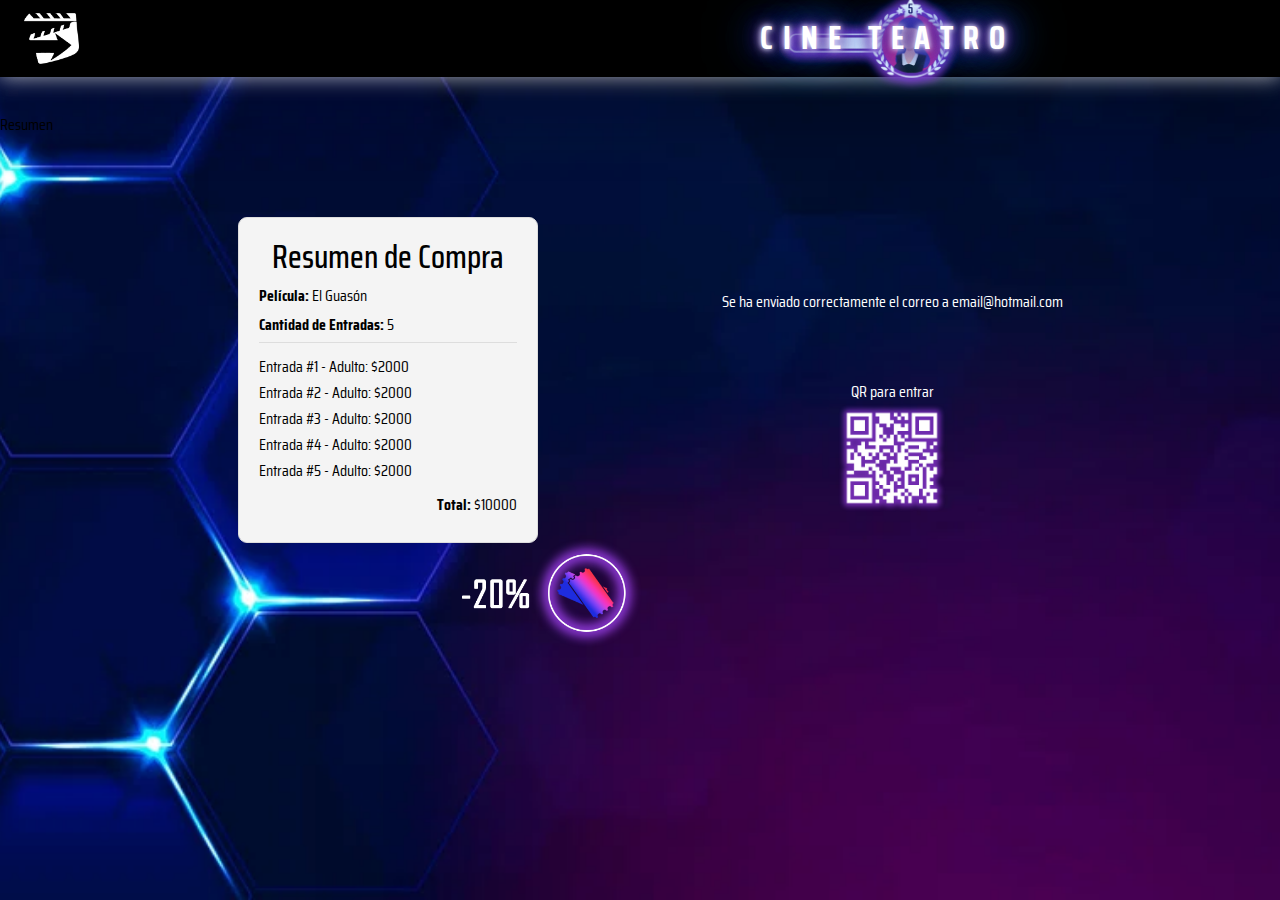
<file: resumen.html>
<!DOCTYPE html>
<html lang="es">
<head>
    <meta charset="UTF-8">
    <meta name="viewport" content="width=device-width, initial-scale=1.0">
    <title>Checkout Page</title>
    <link href="https://maxcdn.bootstrapcdn.com/bootstrap/4.5.2/css/bootstrap.min.css" rel="stylesheet">
    <link rel="preconnect" href="https://fonts.googleapis.com">
    <link rel="preconnect" href="https://fonts.gstatic.com/" crossorigin>
    <link href="https://fonts.googleapis.com/css2?family=Monoton&display=swap" rel="stylesheet">
    <link href="https://fonts.googleapis.com/css2?family=Cantarell:ital,wght@0,400;0,700;1,400;1,700&family=Monoton&display=swap" rel="stylesheet">
    <link href="https://fonts.googleapis.com/css2?family=Cantarell:ital,wght@0,400;0,700;1,400;1,700&family=Monoton&family=Saira+Condensed:wght@100;200;300;400;500;600;700;800;900&display=swap" rel="stylesheet">
    <link rel="stylesheet" href="resumen.css">
    <link rel="stylesheet" href="styles.css">

</head>
<body class="theme-light">
<header>
    <div class="presentation">
        <div class="logo" onclick="irALanding()">Logo</div>
        <div class="button-container">
            <button>Administrador</button>
            <button>Marketing</button>
            <button>Empleado</button>
            <button>Usuario</button>
        </div>
        <h1 class="neon">Cine Teatro</h1>
    </div>
    <div class="profile-buttons" id="profile-header">

        <div class="avatar-container">
            <div class="progress-bar-container">
                <div class="progress-fill"></div>
            </div>
            <div class="avatar"></div>
            <div class="avatar-level"></div>
        </div>
    </div>
</header>

<div class="container-buy">
    <div class="resumen-subcontainer">
        <div class="mercadopago-title">Resumen</div>
        <div class="contenedor-de-resumen">
            <div class="resumen-row">
                <div class="ticket">
                    <h2>Resumen de Compra</h2>
                    <p><strong>Película:</strong> El Guasón</p>
                    <p><strong>Cantidad de Entradas:</strong> 5</p>
                    <div class="detalle">
                        <p>Entrada #1 - Adulto: $2000</p>
                        <p>Entrada #2 - Adulto: $2000</p>
                        <p>Entrada #3 - Adulto: $2000</p>
                        <p>Entrada #4 - Adulto: $2000</p>
                        <p>Entrada #5 - Adulto: $2000</p>
                    </div>
                    <div class="total">
                        <p><strong>Total:</strong> $10000</p>
                    </div>
                </div>
                <div class="discount"></div>
            </div>
            <div class="resumen-row">
                <div class="envio-a-email">
                    Se ha enviado correctamente el correo a email@hotmail.com
                </div>
                <div class="qrbutton-container">
                    <div>QR para entrar</div>
                    <div class="qr"></div>
                </div>
            </div>
        </div>
    </div>
</div>
<script src="script.js"></script>
<script src="https://code.jquery.com/jquery-3.5.1.slim.min.js"></script>
<script src="https://cdn.jsdelivr.net/npm/@popperjs/core@2.9.2/dist/umd/popper.min.js"></script>
<script src="https://maxcdn.bootstrapcdn.com/bootstrap/4.5.2/js/bootstrap.min.js"></script>
<script>

    function irALanding() {
        window.location.href = 'index.html';
    }


</script>
</body>
</html>
</file>
<file: administrador.css>
table {
    border-collapse: collapse;
    margin-top: 20px;
    width: 110vh;
    color: white;
    text-align: center;
}

th, td {
    padding: 10px;
    text-align: left;
    border-bottom: 1px solid #ddd;
}

th {
    background-color: rgba(0,0,0,0.5);
}

input[type="checkbox"] {
    width: 16px;
    height: 16px;
}

.id {
    color: #4CAF50;
}

.status.success {
    width: 16px;
    height: 16px;
    display: inline-block;
    background-color: #4CAF50;
    border-radius: 50%;
}

.status.fail {
    width: 16px;
    height: 16px;
    display: inline-block;
    background-color: #f44336;
    border-radius: 50%;
}

.admin-progress {
    padding: 5px 10px;
    border-radius: 5px;
    font-weight: bold;
}

.container-buy {
    margin-top: 4vh !important;
    display: flex;
    justify-content: center;
    flex-direction: column;
    align-items: center;
}

.action-btn {
    background-color: transparent;
    border: none;
    cursor: pointer;
    margin-left: 5px;
    padding: 5px;
    border-radius: 50%;
}

.action-btn.edit {
    color: #2196F3;
}

.action-btn.delete {
    color: #f44336;
}

.action-btn i {
    font-size: 14px;
}

.exportacion {
    margin-top: 2vh;
    background: transparent;
    border: 2px solid white;
    border-radius: 8px;
    color: white;
    font-size: 20px;
    text-transform: uppercase;
    cursor: pointer;
    box-shadow: 0 4px 6px rgba(0, 0, 0, 0.1), 0 0 10px rgb(255, 255, 255);
    transition: transform 0.2s, box-shadow 0.2s;
    font-family: 'Saira Condensed', sans-serif;
    width: 10vw;
}

.exportacion:hover {
    transform: translateY(-2px);
    box-shadow: 0 0 30px rgb(247, 0, 255);/* Ajusta el brillo al pasar el mouse */
    border: 2px solid rgb(132, 0, 255);
}

.exportacion:active {
    transform: translateY(0);
    box-shadow: 0 4px 6px rgba(0, 0, 0, 0.1);
}

.exportacion:focus {
    outline: none;
    box-shadow: 0 0 0 3px rgba(0, 0, 255, 0.5);
}
</file>
<file: styles.css>
/* Estilo del tema claro */
body.theme-light {
    background-color: #ffffff;
    color: #000000;
    overflow: hidden;
}
.theme-light .navbar-custom {
    background-color: #f8f9fa;
}
.theme-light .btn-outline-primary {
    color: #007bff;
    border-color: #007bff;
}
.theme-light .btn-outline-secondary {
    color: #6c757d;
    border-color: #6c757d;
}

/* Estilo del tema oscuro */
body.theme-dark {
    background-color: #343a40;
    color: #ffffff;
}
.theme-dark .navbar-custom {
    background-color: #343a40;
}
.theme-dark .btn-outline-primary {
    color: #ffffff;
    border-color: #ffffff;
}
.theme-dark .btn-outline-secondary {
    color: #adb5bd;
    border-color: #adb5bd;
}

.globo {
    left: 20vh;
    position: absolute;
    width: 5vh;
    height: 8vh;
    background-size: cover;
    background-position: center;
}

.globo-1 {
    left: 63vh;
    top: 6px;
    background-image: url('img/cumpleanos-giph/bounce-5.png');
}

.globo-2 {
    left: 68vh;
    top: 5vh;
    background-image: url('img/cumpleanos-giph/bounce-4.png');
}

.globo-3 {
    left: 78vh;
    top: 1vh;
    background-image: url('img/cumpleanos-giph/bounce-3.png');
}

.globo-4 {
    left: 132vh;
    top: 1vh;
    background-image: url('img/cumpleanos-giph/bounce-2.png');
}

.globo-5 {
    left: 145vh;
    top: 6vh;
    background-image: url('img/cumpleanos-giph/bounce-1.png');
}

/*.slow {*/
/*    animation: floatSlow 4s infinite;*/
/*}*/

.fast {
    animation: floatSlow 2s infinite ;
}

@keyframes floatSlow {
    0% { transform: translateY(0); }
    50% { transform: translateY(10px); }
    100% { transform: translateY(0); }
}

@keyframes floatFast {
    0% { transform: translateY(0); }
    50% { transform: translateY(-150px); }
    100% { transform: translateY(0); }
}


#floating-container {
    position: absolute;
    top: 34vh;
    right: -14vh;
    transform: translate(-50%, -50%);
    width: 44vh;
    height: 30vh;
    display: none;
    z-index: 1000;
}

.container {
    margin-top: 9vh !important;
}

.container-buy {
    margin-top: 4vh !important;
}

#floating-container.joker-description {
    background-image: url('img/JOKER copy.png');
    background-size: cover;
    background-position: center;
}

#floating-container.killbill-description {
    background-image: url('img/KILL BILL copy.png');
    background-size: cover;
    background-position: center;
    width: 47vh;
}

#floating-container.fighter-description {
    background-image: url('img/FIGHTER copy.png');
    background-size: cover;
    background-position: center;
    height: 36vh;
}

#floating-container.avatar-description {
    background-image: url('img/AVATAR copy.png');
    background-size: cover;
    background-position: center;
    height: 40vh;
}

#floating-container.pan-description {
    background-image: url('img/EL LABERINTO DEL FAUNO copy.png');
    background-size: cover;
    background-position: center;
    height: 36vh;
}

#floating-container.chihiro-description {
    background-image: url('img/EL VIAJE DE CHIHIR0 copy.png');
    background-size: cover;
    background-position: center;
    height: 36vh;
}

#floating-container.it-description {
    background-image: url('img/IT copy.png');
    background-size: cover;
    background-position: center;
    height: 28vh;
}


.carousel-control-next, .carousel-control-prev {
    filter: invert(100%);
}
.btn-circle {
    border-radius: 50%;
    padding: 10px 15px;
    font-size: 18px;
}
.overlay-button {
    position: absolute;
    top: 2vh;
    left: 4vh;
    z-index: 10;
    width: 10vh !important;
    height: 10vh !important;
}
.carousel-item img {
    width: 100%;
    height: 40rem; /* Altura específica para el carrusel */
    object-fit: cover; /* Ajuste de imagen para mantener la proporción */
}
.carousel-inner {
    width: 120rem; /* Anchura específica para el carrusel */
    height: 40rem; /* Altura específica para el carrusel */
}
.theme-switch {
    position: absolute;
    top: 10px;
    right: 10px;
}

html {
    margin: 0;
    padding: 0;
    background-color: black;
}

body {
    margin: 0;
    font-family: 'Saira Condensed', sans-serif;
    height: 100vh;
    background-image: url('img/background-1.jpg');
    background-size: cover;
    background-position: center;
}

header {
    position: relative;
    margin: 0;
    width: 100vw;
    height: 6vw;
    background: black;
    padding: 1vw;
    display: flex!important;
    justify-content: space-between;
    align-items: center;
    align-content: center;
    box-shadow: 0 50px 56px rgba(0, 0, 0, 0.2), 0 0 20px rgba(255, 255, 255, 0.8); /* Agrega el efecto de luz blanca */
}

.carousel-actions{
    position: absolute;
    top: 0;
    right: 2rem;
    z-index: 9999;
}

.gallery .carousel-actions{
    position: absolute;
    top: -5rem;
    right: 2rem;
    z-index: 9999;
}

.carousel-actions-container{
    position: relative;
    border-bottom: 0.2vw solid white;
    border-top: 0.2vw solid white;
}

.buy-preview-container {
    position: relative;
    border: 0.2vw solid white;
    height: 35vh;
    width: 65vh;
    border-radius: 2vh;
}
.buy-preview{
    background-image: url('img/image01.jpg');
    background-size: cover;
    background-position: center;
    height: 100%;
    width: 100%;
    border-radius: 2vh;
}

.sub-language-container {
    bottom: 10px;
    left: 10px;
    display: flex;
    flex-direction: column;
    justify-content: space-between;
    height: 10vh;
}

.presentation {
    height: 100%;
    width: auto;
    display: flex;
    /* background-color: white; */
    align-items: center;
    position: relative;
}

.slogan {
    width: 28vh;
    height: 50%;
    position: absolute;
    top: 9vh;
    left: 120vh;
}

.slogan p{
    width: auto;
    font-size: 2vh;
    font-style: italic;
    color: white;
    letter-spacing: 0.2vw;
}

.tipo-container{
    color: white;
    height: 10vh;
    width: 100%;
    display: flex;
    flex-direction: column;
    justify-content: space-evenly;
    align-items: center;
}

.tipo-text{
    font-size: 4vh;

}

.dias-text{
    font-size: 4vh;

    color: white;
    margin-left: 2vh;
}

.horarios-text{
    font-size: 4vh;
    color: white;
    margin-left: 2vh;
}

.selections-container{
    display: flex;
    flex-direction: column;
    justify-content: space-around;
    align-items: center;
    width: 70vh;
    height: 74vh;
    margin-left: 5vw;
}

.compra-subcontainer{
    display: flex;
    justify-content: center;
    align-items: center;
}

.horarios-container{
    height: 25vh;
    width: 100%;
    display: flex;
    flex-direction: column;
    border: 2px solid white;
    border-radius: 1vh;
    position: relative;
    background-color: rgba(0, 0, 0, 0.6);
    margin-bottom: 2vw;
}

.tipo-subcontainer {
    width: 50%;
    margin-top: 0.5vw;
    display: flex;
    justify-content: space-evenly;
}

.dias-container{
    height: 20vh;
    width: 100%;
    display: flex;
    flex-direction: column;
    border: 2px solid white;
    border-radius: 1vh;
    background-color: rgba(0, 0, 0, 0.6);
}

.dias-habiles-container{
    height: 100%;
}

.fila-dias{
    height: 30%;
    display: flex;
    justify-content: space-evenly;
    align-items: center;
    text-align: center;
    font-weight: bold;
}

.day-empty{
    width: 7%;
    height: 80%;
    background-color: rgb(35, 0, 164);
    border: 2px solid white;
    border-radius: 1vh;
    color: white;
}

.day-light{
    width: 7%;
    height: 80%;
    background-color: white;
    border: 2px solid white;
    border-radius: 1vh;
    transition: all 300ms ease-in-out;
}

.day-light:hover {
    background-color: pink;
    cursor: pointer;
}

.selected-button {
    background-color: rgb(255, 0, 76) !important;
}

.horario-azul{
    width: 15%;
    height: 100%;
    background-color: rgb(35, 0, 164);
    border: 2px solid white;
    border-radius: 1vh;
    color: white;
    display: flex;
    justify-content: center;
    align-items: center;
}

.horario-light{
    width: 15%;
    height: 100%;
    background-color: white;
    border: 2px solid white;
    border-radius: 1vh;
    transition: all 300ms ease-in-out;
    display: flex;
    justify-content: center;
    align-items: center;
}

.horario-light:hover {
    background-color: pink;
    transition: all 300ms ease-in-out;
    cursor: pointer;
}

.fila-horarios{
    height: 24%;
    display: flex;
    justify-content: space-around;
    align-items: center;
    text-align: center;
    font-weight: bold;
}

.selector-horarios-container{
    display: flex;
    flex-direction: column;
    justify-content: space-around;
    height: 100%;
}
.btn-siguiente{
    position: absolute;
    top: 14vw;
    right: 0;
}

/* ----------------------------------------------------------
BUTTONS */

.buttons {
    margin-right: 2vw;
    width: 16%;
    display: flex;
    justify-content: space-between;
    /* background-color: white; */
    height: 80% !important;
    justify-content: space-between;
    align-items: center;
}
.profile-buttons{
    margin-right: 3vw;
    width: 50vh;
    display: flex;
    justify-content: space-between;
    align-items: center;
    /* background-color: white; */
}
.avatar-container{
    width: 20vh;
    height: 12vh;
    background-image: url('img/level.png');
    background-size: cover;
    background-position: center;
    cursor: pointer;
}

.button-container {
    display: none;
    flex-direction: column;
    justify-content: space-between;
    position: absolute;
    top: 100%;
    left: 52%;
    transform: translateX(-50%) translateY(-20px);
    background-color: rgba(0, 0, 0, 0.5);
    padding: 10px;
    box-shadow: 0px 8px 16px 0px rgba(0,0,0,0.2);
    border-radius: 5px;
    z-index: 999;
    opacity: 0;
    transition: all 0.3s ease;
    width: 18vh;
    height: 20vh;
    text-align: center;
}

.button-container button {
    border: 2px solid white;
    border-radius: 8px;
    color: white;
    font-size: 20px;
    text-transform: uppercase;
    cursor: pointer;
    box-shadow: 0 4px 6px rgba(0, 0, 0, 0.1), 0 0 10px rgb(255, 255, 255);
    transition: transform 0.2s, box-shadow 0.2s;
    font-family: 'Saira Condensed', sans-serif;
    width: 15vh;
    background-color: rgba(0,0,0,0.8);
}

.button-container button:hover {
    transform: translateY(-2px);
    box-shadow: 0 0 30px rgb(247, 0, 255);/* Ajusta el brillo al pasar el mouse */
    border: 2px solid rgb(132, 0, 255);
}

.button-container button:active {
    transform: translateY(0);
    box-shadow: 0 4px 6px rgba(0, 0, 0, 0.1);
}

.button-container button:focus {
    outline: none;
    box-shadow: 0 0 0 3px rgba(0, 0, 255, 0.5);
}


.comprar {
    background-color: rgba(0, 0, 0, 0.8);
    position: absolute;
    bottom: -64px;
    right: 13px;
}

.signin-btn {
    background: transparent;
    border: 2px solid white;
    border-radius: 8px;
    color: white;
    font-size: 20px;
    text-transform: uppercase;
    cursor: pointer;
    box-shadow: 0 4px 6px rgba(0, 0, 0, 0.1), 0 0 10px rgb(255, 255, 255);
    transition: transform 0.2s, box-shadow 0.2s;
    font-family: 'Saira Condensed', sans-serif;
}

.signin-btn:hover {
    transform: translateY(-2px);
    box-shadow: 0 0 30px rgb(247, 0, 255);/* Ajusta el brillo al pasar el mouse */
    border: 2px solid rgb(132, 0, 255);
    color: white!important;
}

.signin-btn:active {
    transform: translateY(0);
    box-shadow: 0 4px 6px rgba(0, 0, 0, 0.1);
}

.signin-btn:focus {
    outline: none;
    box-shadow: 0 0 0 3px rgba(0, 0, 255, 0.5);
}



h1 {
    margin: 0;
    margin-left: 1vw;
    font-family: 'Saira Condensed', sans-serif;
    font-weight: bold;
    font-size: 2.5vw !important;
    letter-spacing: 0.8vw;
    width: 25vw;
}

.logo {
    background-image: url(img/logo-2.png);
    background-size: contain;
    background-position: center;
    background-repeat: no-repeat;
    width: 6vw;
    height: 100%;
    position: relative;
    filter: brightness(9);
    cursor: pointer;
}

/* NEON H1 */
.neon {
    left: 78vh;
    position: absolute;
    font-size: 4em;
    color: #ffffff; /* Color base del texto en un tono muy claro */
    text-align: center;
    text-shadow: 0 0 5px #e0e0ff, 0 0 10px #e0e0ff, 0 0 15px #420185, 0 0 20px #420185, 0 0 30px #420185, 0 0 40px #1e90ff, 0 0 50px #1e90ff, 0 0 60px #1e90ff;
    animation: flicker 1.5s infinite alternate;
    text-transform: uppercase;
}

@keyframes flicker {
    from {
        text-shadow: 
            0 0 5px #e0e0ff,
            0 0 10px #e0e0ff,
            0 0 15px #7f00ff,
            0 0 20px #7f00ff,
            0 0 30px #7f00ff,
            0 0 40px #1e90ff,
            0 0 50px #1e90ff,
            0 0 60px #1e90ff;
    }
    to {
        text-shadow: 
            0 0 10px #e0e0ff,
            0 0 20px #e0e0ff,
            0 0 30px #7f00ff,
            0 0 40px #7f00ff,
            0 0 50px #7f00ff,
            0 0 60px #1e90ff,
            0 0 70px #1e90ff;
    }
}

/* VISITOR */
.carrusel {
    width: 80%;
    height: 50%;
    background-color: white;
}

/* USER */


/* PROFILE */

.profile-container {
    height: 75%;
    width: 90%;
    margin: auto;
    margin-right: 5vw;
    margin-top: 2vw;
   display: flex;
   justify-content: space-between;
   align-items: flex-end;
}

.metas {
    height: 100%;
    width: 65%;
    display: flex;
   flex-direction: column;
   justify-content: space-between;
   align-items: center;
}

.meta {
    height: 22%;
    width: 100%;
    display: flex;
    justify-content: space-evenly;
    align-items: center;
}

.titulo-meta {
    font-family: 'Saira Condensed', sans-serif;
    font-weight: bold;
    color: white;
    font-size: 3vh;
}

.bajada-meta {
    font-family: 'Saira Condensed', sans-serif;
    color: white;
}

.submeta {
    width: 50%;
    height:100%;
    display: flex;
    flex-direction: column;
    justify-content: space-between;
}

.barra-progreso {
    width: 100%;
    height: 20%;
    display: flex;
    justify-content: space-between;
}

.nombre {
    color: white;
    font-size: 1.2vw;
}

.barra-exterior {
    width: 60%;
    height: 100%;
    border: 2px solid white;
    border-radius: 1vw;
    padding: 0.2vw;
    box-shadow: 
        0 0 5px #6300ae,  /* Resplandor cercano y brillante */
        0 0 10px #6300ae, /* Resplandor intermedio */
        0 0 20px #6300ae, /* Resplandor más amplio */
        0 0 30px #6300ae, /* Resplandor adicional para más efecto */
        0 0 40px #6300ae, /* Resplandor adicional */
        0 0 50px #6300ae; /* Resplandor adicional */
}

.barra-interior {
    width: 100%;
    height: 100%;
    background-color: white;
    border-radius: 1vw;
}

.badges-progreso {
    width: 100%;
    height: 60%;
    display: flex;
    justify-content: space-between;
}

.a-badge {
    height: 100%;
    width: 18%;
    border: 2px solid white;
    background-size: 50%;
    border-radius: 50%;
    background-repeat: no-repeat;
    background-position: center;
}

.a-badge.active-badge {
    box-shadow:
            0 0 1vw #6300ae, /* Resplandor adicional */
            0 0 1vw #6300ae; /* Resplandor adicional */
}

.a-inactive {
    background-image: url(img/metas/ticket-0.png)!important;
}

#a-1 {
    background-image: url(img/metas/ticket-1.png);
}

#a-2 {
    background-image: url(img/metas/ticket-2.png);
}

#a-3 {
    background-image: url(img/metas/ticket-3.png);
}

#a-4 {
    background-image: url(img/metas/ticket-4.png);
}

.b-inactive {
    background-image: url(img/metas/acompañado-0.png)!important;
}

#b-1 {
    background-image: url(img/metas/acompañado-1.png);
}

#b-2 {
    background-image: url(img/metas/acompañado-2.png);
}

#b-3 {
    background-image: url(img/metas/acompañado-3.png);
}

#b-4 {
    background-image: url(img/metas/acompañado-4.png);
}
.c-inactive {
    background-image: url(img/metas/martes-0.png)!important;
}
#c-1 {
    background-image: url(img/metas/martes-1.png);
}

#c-2 {
    background-image: url(img/metas/martes-2.png);
}

#c-3 {
    background-image: url(img/metas/martes-3.png);
}

#c-4 {
    background-image: url(img/metas/martes-4.png);
}
.d-inactive {
    background-image: url(img/metas/pregunta-0.png)!important;
}
#d-1 {
    background-image: url(img/metas/pregunta-1.png);
}

#d-2 {
    background-image: url(img/metas/pregunta-2.png);
}

#d-3 {
    background-image: url(img/metas/pregunta-3.png);
}

#d-4 {
    background-image: url(img/metas/pregunta-4.png);
}

.mensaje {
    width: 40vh;
    height: 100%;
}

.agregar-compra {
    height: 85%;
    width: 5%;
    display: flex;
    flex-direction: column;
    align-items: flex-start;
    justify-content: space-between;
}

/*button {*/
/*    font-family: Impact, Haettenschweiler, 'Arial Narrow Bold', sans-serif;*/
/*    height: 2.5vw;*/
/*    width: 2.5vw;*/
/*    font-size: 2vw;*/
/*    background-color: rgba(0, 0, 0, 0.8);*/
/*    color: white;*/
/*    border: 2px solid white;*/
/*    display: flex;*/
/*    justify-content: center;*/
/*    align-items: center;*/
/*    border-radius: 0.5vw;*/
/*}*/

.data {
    width: 30%;
    height: 100%;
}

.caja-data {
    margin: auto;
    margin-top: 5vw;
    height: 40%;
    width: 80%;
    background-color: rgba(0, 0, 0, 0.6);
    border-radius: 1vw;
    box-shadow: 
    0 0 5px #6300ae,  /* Resplandor cercano y brillante */
    0 0 10px #6300ae, /* Resplandor intermedio */
    0 0 20px #6300ae, /* Resplandor más amplio */
    0 0 30px #6300ae, /* Resplandor adicional para más efecto */
    0 0 40px #6300ae, /* Resplandor adicional */
    0 0 50px #6300ae; /* Resplandor adicional */
    border: 0.15vw solid white;
    display: flex;
    justify-content: flex-start;
    align-items: end;
    padding-bottom: 5vh;
    padding-left: 1vh;
}

.campo-xp{
    position: absolute;
    color: #d7abff;
    font-weight: bold;
    top: 34vh;
    left: 40vh;
    font-size: 5vh;

}

.campo-lvl{
    position: absolute;
    color: white;
    font-weight: bold;
    top: 40vh;
    left: 40vh;
    font-size: 3vh;
}

.data-elementos {
    width: 98%;
    height: 40%;
    display: flex;
    flex-direction: column;
    justify-content: space-between;
    align-items: center;
    font-size: 2.8vh;
}

.campo {
    width: 90%;
    height: 3vh;
    color: white;
    font-weight: bold;
}

button.signin-btn.settings-access {
    height: 6vh;
    width: 6vh;
    border-radius: 50%;
    position: absolute;
    left: 17vh;
    top: 65vh;
}

.data-avatar-container {
    width: 13vw;
    height: 13vw;
    position: absolute;
    background-image: url(img/avatar-border.png);
    background-repeat: no-repeat;
    background-position: center;
    background-size: contain;
    display: flex;
    justify-content: center;
    align-items: center;
    position: relative;
    bottom: 20vw;
}

#avatar-img {
    width: 7.5vw;
    height: 7.5vw;
    background-repeat: no-repeat;
    background-position: center;
    background-size: contain;
    border: 2px solid white;
    border-radius: 50%;
    margin-top: 1.5vw;
    cursor: pointer;
}
.profile-content{
    background-color: rgba(0, 0, 0, 0.8);
}

.data-avatar {
    background-image: url(img/avatar/1.png);
}

.data-avatar2{
    background-image: url(img/avatar/2.png);
}

.data-avatar3{
    background-image: url(img/avatar/3.png);
}

.data-avatar4{
    background-image: url(img/avatar/4.png);
}
.data-avatar5{
    background-image: url(img/avatar/5.png);
}
.data-avatar6{
    background-image: url(img/avatar/6.png);
}
.data-avatar7{
    background-image: url(img/avatar/7.png);
}
.data-avatar8{
    background-image: url(img/avatar/8.png);
}
.data-avatar9{
    background-image: url(img/avatar/9.png);
}

.titulo-sala {
    font-weight: bold;
    font-size: 7vh;
}

.bajada-sala {
    font-weight: bold;
    font-size: 2.5vh;
}
.datos-sala-container.modal-content-web.visible {
    opacity: 1;
}

.datos-sala-container.modal-content-web {
    height: 38vh;
    width: 80vh;
    color: white;
    padding: 2vh;
    opacity: 0;
    transition: opacity 1s ease-in-out;
}

.modal-content.question-content.profile-content {
    display: flex;
    flex-direction: row;
    flex-wrap: wrap;
    justify-content: space-around;
    align-items: center;
    height: 60vh;
    width: 60vh;
}

.avatar-profile{
    width: 14vh;
    height: 14vh;
    border-radius: 50%;
    background-repeat: no-repeat;
    background-position: center;
    background-size: contain;
    border: 2px solid white;
    cursor: pointer;
}

.avatar1{
    background-image: url(img/avatar/9.png);
}

.data-barra-exterior {
    position: relative;
    top: 5vw;
    left: 5vw;
    height: 2vw;
    width: 20vw;
    border: 2px solid white;
    border-radius: 1vw;
    padding: 0.2vw;
    box-shadow: 
        0 0 5px #6300ae,  /* Resplandor cercano y brillante */
        0 0 10px #6300ae, /* Resplandor intermedio */
        0 0 20px #6300ae, /* Resplandor más amplio */
        0 0 30px #6300ae, /* Resplandor adicional para más efecto */
        0 0 40px #6300ae, /* Resplandor adicional */
        0 0 50px #6300ae; /* Resplandor adicional */
}

.data-barra-interior {
    width: 70%;
    height: 100%;
    background-color: white;
    border-radius: 1vw;
}

.display-none {
    display: none;
}

td img {
    width: 10vh;
    height: 12vh;
    border: solid 0.3vh white;
}

.gallery td {
    padding: 1vh;
}

.gallery th {
    padding: 1vh;
}

.carousel-actions-container tr {
    color: white;
}

.modal-dialog {
    display: flex;
    align-items: center;
    justify-content: center;
    min-height: 93vh;
}

.intro-video {
    z-index: 99999;
    display: flex;
    justify-content: center;
    align-items: center;
    position: absolute;
    overflow-x: hidden;
    overflow-y: hidden;
    padding: 0;
    height: 100vh;
    width: 100%;
    background-color: black;
}

.intro-video video {
    height: 99vh;
    width: 100%;
}

.table-container {
    max-height: 76vh;
    overflow-y: auto;
    padding-bottom: 1vh;
    padding-top: 1vh;
    padding-right: 1vh;
}

/* ===== Scrollbar CSS ===== */
/* Firefox */
* {
    scrollbar-width: auto;
    scrollbar-color: #8f54a0 #ffffff;
}

/* Chrome, Edge, and Safari */
*::-webkit-scrollbar {
    width: 10px;
}

*::-webkit-scrollbar-track {
    background: #ffffff;
    -webkit-border-radius: 10px;
    border-radius: 10px;
    -webkit-box-shadow: inset 0 0 6px rgba(0,0,0,0.3);
}

*::-webkit-scrollbar-thumb {
    background-color: #8f54a0;
    -webkit-border-radius: 10px;
    -webkit-box-shadow: inset 0 0 6px rgba(0,0,0,.3);
    border-radius: 10px;
}

.question-image-container {
    height: 25vh;
    position: relative;
    display: flex;
    justify-content: center;
    align-items: center;
    text-align: center;
    border-bottom: 0.8vh solid #5f02bf;
}

.question-answers-container {
    height: 55vh;
    display: flex;
    flex-direction: column;
    justify-content: space-between;
    align-items: center;
    color: white;
}

.question-image {
    height: 100%;
    width: 100%;
    background-image: url('img/pregunta.png');
    background-size: cover;
    background-position: center;
    border-top-right-radius: 2vh;
    border-top-left-radius: 2vh;
}

.wrong-answer {
    height: 10vh;
    position: absolute;
    width: 100%;
    color: red;
    font-family: 'Saira Condensed', sans-serif;
    font-size: 8vh;
    font-weight: bold;
    justify-content: center;
    align-items: center;
}

.right-answer {
    color: green;
    height: 10vh;
    position: absolute;
    width: 100%;
    font-family: 'Saira Condensed', sans-serif;
    font-size: 8vh;
    font-weight: bold;
    justify-content: center;
    align-items: center;
}

.question {
    font-family: 'Saira Condensed', sans-serif;
    font-weight: bold;
    text-align: center;
    height: 16vh;
    display: flex;
    justify-content: center;
    align-items: center;
    font-size: 3vh;
}

.answers-container {
    width: 100%;
    height: 39vh;
    display: flex;
    flex-direction: column;
    justify-content: space-around;
    align-items: center;
}

.answer {
    font-family: 'Saira Condensed', sans-serif;
    font-weight: bold;
    display: flex;
    justify-content: center;
    align-items: center;
    width: 15vh;
    font-size: 3vh;
    border: solid 0.2vh white;
    border-radius: 0.6vh;
    height: 5vh;
    cursor: pointer;
}

.question-content {
    height: 80vh;
    width: 60vh;
    border-radius: 2vh;
    box-shadow: 0 0 5px #e0e0ff, 0 0 10px #e0e0ff, 0 0 15px #420185, 0 0 20px #420185, 0 0 30px #420185, 0 0 40px #420185, 0 0 50px #1e90ff, 0 0 60px #420185;
}

.login-content {
    color: white;
    height: 38vh;
    width: 60vh;
}

.register-content{
    color: white;
    height: 56vh;
    width: 60vh;
}

.modal-content-web {
    border-radius: 2vh;
    box-shadow: 0 0 5px #e0e0ff, 0 0 10px #e0e0ff, 0 0 15px #420185, 0 0 20px #420185, 0 0 30px #420185, 0 0 40px #420185, 0 0 50px #1e90ff, 0 0 60px #420185;
    background-color: rgba(0, 0, 0, 0.8);
}

.right {
    background-color: green;
    color: white;
}

.wrong {
    background-color: red;
    color: white;
}

button.signin-btn.question-access {
    position: absolute;
    top: 82vh;
    right: 9vh;
    z-index: 99996;
    width: 12vh;
    height: 12vh;
    font-size: 6vh;
    background-color: black;
    animation: floatSlow 3s infinite;
}

.birthday-modal {
    z-index: 99999;
}

.birthday-modal .question {
    padding: 1vh;
}

.birthday-content{
    height: 50vh;
    display: flex;
    justify-content: center;
    align-items: center;
    padding: 1vh;
}

.create-campaign-content {
    color: white;
}

.edit-campaign-content {
    color: white;
}

.selector {
    background-color: rgba(0, 0, 0, 0.8);
}
</file>
<file: asientos.css>
/* CSS ASIENTOS */

.plan {
    height: 35vw !important;
    margin-right: 2vh;
}

.screen{
    background-color: black;
    border-top-left-radius: 1vh;
    border-top-right-radius: 1vh;
    border: 2px solid white;
    height: 3vh;
    margin-bottom: 1vh;
    font-weight: bold;
    font-size: 2vh;
    text-align: center;
    color: white;
    letter-spacing: 0.5vh;
}

.entradas-container{
    width: 100%;
    color: white;
    text-align: center;
    display: flex;
    flex-direction: column;
    border: 0.2vw solid white;
    border-radius: 1vw;
    background-color: rgba(0, 0, 0, 0.4);
    box-shadow: 0 0 20px 5px rgba(170, 0, 255, 0.7); /* Sombra blanca con transparencia */
    outline: 1px solid rgba(255, 255, 255, 0.5); /* Contorno blanco con transparencia */
}

.total-container{
    width: 100%;
    border: 0.2vw solid white;
    border-radius: 1vw;
    color: white;
    text-align: center;
    display: flex;
    flex-direction: column;
    background-color: rgba(0, 0, 0, 0.4);
    box-shadow: 0 0 20px 5px rgba(255, 255, 255, 0.7); /* Sombra blanca con transparencia */
    outline: 1px solid rgba(255, 255, 255, 0.5); /* Contorno blanco con transparencia */
}

.grid-container {
    display: flex;
    gap: 30px;
    height: 100%;
}

.grid {
    display: grid;
    grid-template-columns: repeat(5, 1.5vw);
    grid-template-rows: repeat(30, 1.15vw);

    background-color: #403f51;
    border: 2px solid white;
    border-radius: 0.5vw;
    width: auto;
    padding: 0.3vw;
    justify-content: center;
    align-items: center;
    align-content: center;
}

#grid2 {
    grid-template-columns: repeat(10, 1.6vw);
}

#grid3 {
    grid-template-columns: repeat(5, 1.6vw);
}

.cell {
    width: 1.3vw;
    height: 0.8vw;
    background-color: #f0f8ff;
    border: 1px solid white;
    border-radius: 0.3vw;
}

.cell:hover {
    background-color: pink;
}

.cell.taken {
    background-color: rgb(35, 0, 164);
}

.cell.clicked {
    background-color: rgb(255, 0, 76);
}

/* CSS SUMA TICKETS */

#ticket-count {
    display: flex;
    align-items: center;
    justify-content: space-between;
    width: 20vh;
    height: 15vw;
    flex-direction: column;
    font-size: 4vh;
    border-radius: 0.3vw;
    margin-left: 5vw;
}

button {
    padding: 10px 20px;
    font-size: 16px;
    margin: 0 10px;
}

.ticket-container{
    height: 44vh;
    display: flex;
    flex-direction: column;
    justify-content: space-between;
    align-items: center;
}
</file>
<file: checkout.css>
.checkout-compra-subcontainer{
    width: 100%;
    height: 66vh;
    display: flex;
    flex-direction: column;
    justify-content: space-evenly;
    align-items: center;
}

.checkout-row{
    width: 56vh;
    height: 11vh;
    display: flex;
    justify-content: space-evenly;
    font-weight: bold;
    font-size: 2vh;
    text-align: center;
    color: white;
}

.checkout-row input{
    height: 4vh;
    text-align: center;
    align-self: center;
}

.checkout-title {
    align-self: center;
    font-size: 5vh;
}
</file>
<file: faqs.css>
.container {
    width: 80%;
    margin: 0 auto;
    padding: 20px;
    background-color: rgba(0, 0, 0, 0.6);
    box-shadow: 0 0 5px #e0e0ff, 0 0 10px #e0e0ff, 0 0 15px #420185, 0 0 20px #420185, 0 0 30px #420185, 0 0 40px #1e90ff, 0 0 50px #1e90ff, 0 0 60px #1e90ff;
}
.faqs h1 {
    text-align: center;
    color: #ffffff;
    text-shadow: 0 0 5px #e0e0ff, 0 0 10px #e0e0ff, 0 0 15px #420185, 0 0 20px #420185, 0 0 30px #420185, 0 0 40px #1e90ff, 0 0 50px #1e90ff, 0 0 60px #1e90ff;
    animation: flicker 1.5s infinite alternate;
    font-size: 2.5vw !important;
    width: 100% !important;
}
.faq-section {
    margin-bottom: 20px;
}
.faq-question {
    font-weight: bold;
    cursor: pointer;
    margin: 10px 0;
    color: #007BFF;
}
.faq-answer {
    display: none;
    margin: 5px 0 15px 20px;
    color: #ffffff;
}

.faq-list {
    max-height: 600px;
    overflow-y: scroll;
    padding-right: 15px;
}
</file>
<file: historias.css>
.historias-container{

}

.historia {
    width: 109vh;
}
.historia .carousel-item {
    width: 109vh;
}

.actions-container {
    position: absolute;
    right: 2vh;
    bottom: 7vh;
    z-index: 999999;
    height: 20vh;
    display: flex;
    flex-direction: column;
    justify-content: space-between;
    align-items: center;
}


.g-wrap:nth-child(2) li {
    opacity: .1;
}

.g-wrap {
    position: relative;
    width: 6vh;
    height: 6vh;
    padding: 0;
    margin: 0;
    text-align: center;
}
.g-wrap::before {
    content: "❤️";
    position: absolute;
    top: 0;
    left: 0;
    width: 6vh;
    height: 6vh;
    line-height: 50px;
    font-size: 3vh;
    text-align: center;
    z-index: -1;
    user-select: none;
    transition: 0.1s;
}
.g-wrap:active::before {
    transform: scale(1.1);
}


.favourite:nth-child(2) li {
    opacity: .1;
}

.favourite {
    position: relative;
    width: 6vh;
    height: 6vh;
    padding: 0;
    margin: 0;
    text-align: center;
}
.favourite::before {
    content: "⭐";
    position: absolute;
    top: 0;
    left: 0;
    width: 6vh;
    height: 6vh;
    line-height: 50px;
    font-size: 3vh;
    text-align: center;
    filter: grayscale(1);
    z-index: -1;
    user-select: none;
    transition: 0.1s;
    cursor: pointer;
}
.favourite:active::before {
    transform: scale(1.1);
}

.favourite.active::before {
    filter: none;
}

.comentarios:nth-child(2) li {
    opacity: .1;
}

.comentarios {
    position: relative;
    width: 6vh;
    height: 6vh;
    padding: 0;
    margin: 0;
    text-align: center;
}
.comentarios::before {
    content: "💬";
    position: absolute;
    top: 0;
    left: 0;
    width: 6vh;
    height: 6vh;
    line-height: 50px;
    font-size: 3vh;
    text-align: center;
    z-index: -1;
    user-select: none;
    transition: 0.1s;
    cursor: pointer;
}
.comentarios:active::before {
    transform: scale(1.1);
}

.reels-button {
    background: transparent;
    border: 2px solid white;
    border-radius: 50%;
    color: white;
    font-size: 20px;
    text-transform: uppercase;
    cursor: pointer;
    box-shadow: 0 4px 6px rgba(0, 0, 0, 0.1), 0 0 10px rgb(255, 255, 255);
    transition: transform 0.2s, box-shadow 0.2s;
    font-family: 'Saira Condensed', sans-serif;
}

.reels-button:hover {
    transform: translateY(-2px);
    box-shadow: 0 0 30px rgb(247, 0, 255);/* Ajusta el brillo al pasar el mouse */
    border: 2px solid rgb(132, 0, 255);
    color: white!important;
}

.reels-button:active {
    transform: translateY(0);
    box-shadow: 0 4px 6px rgba(0, 0, 0, 0.1);
}

.reels-button:focus {
    outline: none;
    box-shadow: 0 0 0 3px rgba(0, 0, 255, 0.5);
}

@keyframes move {
    100% {
        transform: rotate(0) translate(0, -250px);
    }
}

.actions-container li:nth-child(1) {
    position: absolute;
    top: 0;
    left: 0;
    width: 30px;
    height: 30px;
    transform: rotate(-30deg);
    animation: move 3722ms infinite -2.7s cubic-bezier(.46,.53,.51,.62);
    opacity: 0;
    cursor: pointer;
    transition: 1.5s opacity .8s;
    user-select: none;
}
.actions-container li:nth-child(1)::before {
    content: "🍿";
    position: absolute;
    top: 50%;
    left: 50%;
    transform: translate(-50%, -50%);
    width: 50px;
    height: 50px;
    font-size: 50px;
}

.actions-container li:nth-child(2) {
    position: absolute;
    top: 0;
    left: 0;
    width: 30px;
    height: 30px;
    transform: rotate(16deg);
    animation: move 2592ms infinite -2.3s cubic-bezier(.46,.53,.51,.62);
    opacity: 0;
    cursor: pointer;
    transition: 1.5s opacity .8s;
    user-select: none;
}
.actions-container li:nth-child(2)::before {
    content: "🍿";
    position: absolute;
    top: 50%;
    left: 50%;
    transform: translate(-50%, -50%);
    width: 50px;
    height: 50px;
    font-size: 50px;
}

.actions-container li:nth-child(3) {
    position: absolute;
    top: 0;
    left: 0;
    width: 30px;
    height: 30px;
    transform: rotate(-8deg);
    animation: move 1834ms infinite -1.4s cubic-bezier(.46,.53,.51,.62);
    opacity: 0;
    cursor: pointer;
    transition: 1.5s opacity .8s;
    user-select: none;
}
.actions-container li:nth-child(3)::before {
    content: "❤️";
    position: absolute;
    top: 50%;
    left: 50%;
    transform: translate(-50%, -50%);
    width: 50px;
    height: 50px;
    font-size: 50px;
}

.actions-container li:nth-child(4) {
    position: absolute;
    top: 0;
    left: 0;
    width: 30px;
    height: 30px;
    transform: rotate(26deg);
    animation: move 3507ms infinite -3.1s cubic-bezier(.46,.53,.51,.62);
    opacity: 0;
    cursor: pointer;
    transition: 1.5s opacity .8s;
    user-select: none;
}
.actions-container li:nth-child(4)::before {
    content: "🍿";
    position: absolute;
    top: 50%;
    left: 50%;
    transform: translate(-50%, -50%);
    width: 50px;
    height: 50px;
    font-size: 50px;
}

.actions-container li:nth-child(5) {
    position: absolute;
    top: 0;
    left: 0;
    width: 30px;
    height: 30px;
    transform: rotate(32deg);
    animation: move 3701ms infinite -1.7s cubic-bezier(.46,.53,.51,.62);
    opacity: 0;
    cursor: pointer;
    transition: 1.5s opacity .8s;
    user-select: none;
}
.actions-container li:nth-child(5)::before {
    content: "🍿";
    position: absolute;
    top: 50%;
    left: 50%;
    transform: translate(-50%, -50%);
    width: 50px;
    height: 50px;
    font-size: 50px;
}

.actions-container li:nth-child(6) {
    position: absolute;
    top: 0;
    left: 0;
    width: 30px;
    height: 30px;
    transform: rotate(-18deg);
    animation: move 2050ms infinite -2.4s cubic-bezier(.46,.53,.51,.62);
    opacity: 0;
    cursor: pointer;
    transition: 1.5s opacity .8s;
    user-select: none;
}
.actions-container li:nth-child(6)::before {
    content: "🍿";
    position: absolute;
    top: 50%;
    left: 50%;
    transform: translate(-50%, -50%);
    width: 50px;
    height: 50px;
    font-size: 50px;
}

.actions-container li:nth-child(7) {
    position: absolute;
    top: 0;
    left: 0;
    width: 30px;
    height: 30px;
    transform: rotate(-29deg);
    animation: move 2745ms infinite -3.9s cubic-bezier(.46,.53,.51,.62);
    opacity: 0;
    cursor: pointer;
    transition: 1.5s opacity .8s;
    user-select: none;
}
.actions-container li:nth-child(7)::before {
    content: "🍿";
    position: absolute;
    top: 50%;
    left: 50%;
    transform: translate(-50%, -50%);
    width: 50px;
    height: 50px;
    font-size: 50px;
}

.actions-container li:nth-child(8) {
    position: absolute;
    top: 0;
    left: 0;
    width: 30px;
    height: 30px;
    transform: rotate(-34deg);
    animation: move 1763ms infinite -3.1s cubic-bezier(.46,.53,.51,.62);
    opacity: 0;
    cursor: pointer;
    transition: 1.5s opacity .8s;
    user-select: none;
}
.actions-container li:nth-child(8)::before {
    content: "🍿";
    position: absolute;
    top: 50%;
    left: 50%;
    transform: translate(-50%, -50%);
    width: 50px;
    height: 50px;
    font-size: 50px;
}

.actions-container li:nth-child(9) {
    position: absolute;
    top: 0;
    left: 0;
    width: 30px;
    height: 30px;
    transform: rotate(28deg);
    animation: move 2760ms infinite -0.4s cubic-bezier(.46,.53,.51,.62);
    opacity: 0;
    cursor: pointer;
    transition: 1.5s opacity .8s;
    user-select: none;
}
.actions-container li:nth-child(9)::before {
    content: "🍿";
    position: absolute;
    top: 50%;
    left: 50%;
    transform: translate(-50%, -50%);
    width: 50px;
    height: 50px;
    font-size: 50px;
}

.actions-container li:nth-child(10) {
    position: absolute;
    top: 0;
    left: 0;
    width: 30px;
    height: 30px;
    transform: rotate(-7deg);
    animation: move 2214ms infinite -2.6s cubic-bezier(.46,.53,.51,.62);
    opacity: 0;
    cursor: pointer;
    transition: 1.5s opacity .8s;
    user-select: none;
}
.actions-container li:nth-child(10)::before {
    content: "🍿";
    position: absolute;
    top: 50%;
    left: 50%;
    transform: translate(-50%, -50%);
    width: 50px;
    height: 50px;
    font-size: 50px;
}

.actions-container li:active {
    transition: 0.1s opacity;
    opacity: 1 !important;
}
@keyframes move {
    100% {
        transform: rotate(0) translate(0, -250px);
    }
}

::marker {
    color: transparent;
}

.historias-carousel {
    overflow: hidden;
}
</file>
<file: marketing.css>
.container-marketing{
    display: flex;
    justify-content: center;
    align-items: center;
    width: 100%;
    height: 100%;
}

.other-container{
    display: flex;
    justify-content: center;
    align-items: center;
    position: relative;
    margin-bottom: 18vh;
}

.buttons-campaign-container{
    display: flex;
    flex-direction: column;
    justify-content: space-around;
    align-items: center;
    height: 26vh;
}

.graphic-1{
    opacity: 0;
    width: 110vh;
    height: 60vh;
    background-image: url('img/graphic-1.jpg');
    background-size: cover;
    background-position: center;
    position: absolute;
}

.graphic-2{
    opacity: 0;
    width: 110vh;
    height: 60vh;
    background-image: url('img/graphic-2.jpg');
    background-size: cover;
    background-position: center;
    position: absolute;
}

.graphics-container {
    width: 110vh;
    height: 60vh;
    position: relative;
    margin-top: 2vh;
}
.graphic-container{
    margin-left: 2vh;
}

.migracion {
    opacity: 1;
    width: 28vh!important;
}

.registros {
    opacity: 1;
}

.exportar-grafico{
    position: absolute;
    bottom: -6vh;
    right: 0vh;
}

table {
    border-collapse: collapse;
    margin-top: 20px;
    width: 110vh;
    color: white;
    text-align: center;
}

th, td {
    padding: 10px;
    text-align: left;
    border-bottom: 1px solid #ddd;
}

th {
    background-color: rgba(0,0,0,0.5);
}

input[type="checkbox"] {
    width: 16px;
    height: 16px;
}

.id {
    color: #4CAF50;
}

.status.success {
    width: 16px;
    height: 16px;
    display: inline-block;
    background-color: #4CAF50;
    border-radius: 50%;
}

.status.fail {
    width: 16px;
    height: 16px;
    display: inline-block;
    background-color: #f44336;
    border-radius: 50%;
}

.admin-progress {
    padding: 5px 10px;
    border-radius: 5px;
    font-weight: bold;
}

.container-buy {
    margin-bottom: 14vh !important;
    margin-top: 0 !important;
    display: flex;
    justify-content: center;
    flex-direction: column;
    align-items: center;
}

.action-btn {
    background-color: transparent;
    border: none;
    cursor: pointer;
    margin-left: 5px;
    padding: 5px;
    border-radius: 50%;
}

.action-btn.edit {
    color: #2196F3;
}

.action-btn.delete {
    color: #f44336;
}

.action-btn i {
    font-size: 14px;
}

.exportacion {
    margin-top: 2vh;
    background: transparent;
    border: 2px solid white;
    border-radius: 8px;
    color: white;
    font-size: 20px;
    text-transform: uppercase;
    cursor: pointer;
    box-shadow: 0 4px 6px rgba(0, 0, 0, 0.1), 0 0 10px rgb(255, 255, 255);
    transition: transform 0.2s, box-shadow 0.2s;
    font-family: 'Saira Condensed', sans-serif;
    width: 10vw;
}

.exportacion:hover {
    transform: translateY(-2px);
    box-shadow: 0 0 30px rgb(247, 0, 255);
    border: 2px solid rgb(132, 0, 255);
}

.exportacion:active {
    transform: translateY(0);
    box-shadow: 0 4px 6px rgba(0, 0, 0, 0.1);
}

.exportacion:focus {
    outline: none;
    box-shadow: 0 0 0 3px rgba(0, 0, 255, 0.5);
}

.create-campaign {
    margin-top: 2vh;
    background: transparent;
    border: 2px solid white;
    color: white;
    font-size: 20px;
    text-transform: uppercase;
    cursor: pointer;
    box-shadow: 0 4px 6px rgba(0, 0, 0, 0.1), 0 0 10px rgb(255, 255, 255);
    transition: transform 0.2s, box-shadow 0.2s;
    font-family: 'Saira Condensed', sans-serif;
    border-radius: 50%;
}

.back-campaign {
    position: absolute;
    left: -12vh;
}
</file>
<file: mercadopago.css>
.mercadopago-title{
    font-weight: bold;
    align-self: center;
    font-size: 5vh;
    color:white;
}

.checkout-compra-subcontainer{
    width: 100%;
    height: 66vh;
    display: flex;
    flex-direction: column;
    justify-content: space-evenly;
    align-items: center;
}

.checkout-row{
    width: 56vh;
    height: 11vh;
    display: flex;
    justify-content: space-evenly;
    font-weight: bold;
    font-size: 2vh;
    text-align: center;
    color: white;
}

.qr{
    background-image: url('img/qr.png');
    background-size: cover;
    background-position: center;
    width: 12vh;
    height: 12vh;
}

.qrbutton-container{
    height: 24vh;
    display: flex;
    flex-direction: column;
    justify-content: space-around;
}

.mercadopago-btns{
    height: 8vh;
}

.mercadopago-input{
    height: 4vh;
    align-self: center;
}

.checkout-medio-de-pago{
    font-size: 4vh;
    align-self: center;
}
</file>
<file: resumen.css>
.ticket {
    background-color: #f4f4f4;
    border: 1px solid #ddd;
    padding: 20px;
    width: 300px;
    margin: auto;
    border-radius: 1vh;
}
.ticket h2 {
    text-align: center;
    margin-top: 0;
}
.ticket p {
    margin: 5px 0;
}
.ticket .detalle {
    border-top: 1px solid #ddd;
    padding-top: 10px;
}
.ticket .detalle p {
    margin: 2px 0;
}
.ticket .total {
    margin-top: 10px;
    text-align: right;
}

.resumen-subcontainer{
    display: flex;
    flex-direction: column;
    height: 80vh;
}

.contenedor-de-resumen{
    display: flex;
    justify-content: center;
    align-items: center;
}
.resumen-row{
    height: 54vh;
    width: 56vh;
    display: flex;
    flex-direction: column;
    justify-content: center;
    align-items: center;
    position: relative;
}

.qrbutton-container{
    height: 10vh;
    color: white;
    text-align: center;
}

.envio-a-email{
    height: 10vh;
    color: white;
    text-align: center;
}

.qr{
    background-image: url('img/qr.png');
    background-size: cover;
    background-position: center;
    width: 12vh;
    height: 12vh;
}

.discount {
    background-image: url('img/discount.png');
    background-size: cover;
    background-position: center;
    width: 20vh;
    height: 12vh;
    position: absolute;
    bottom: -24px;
    right: -2px;
}
</file>
